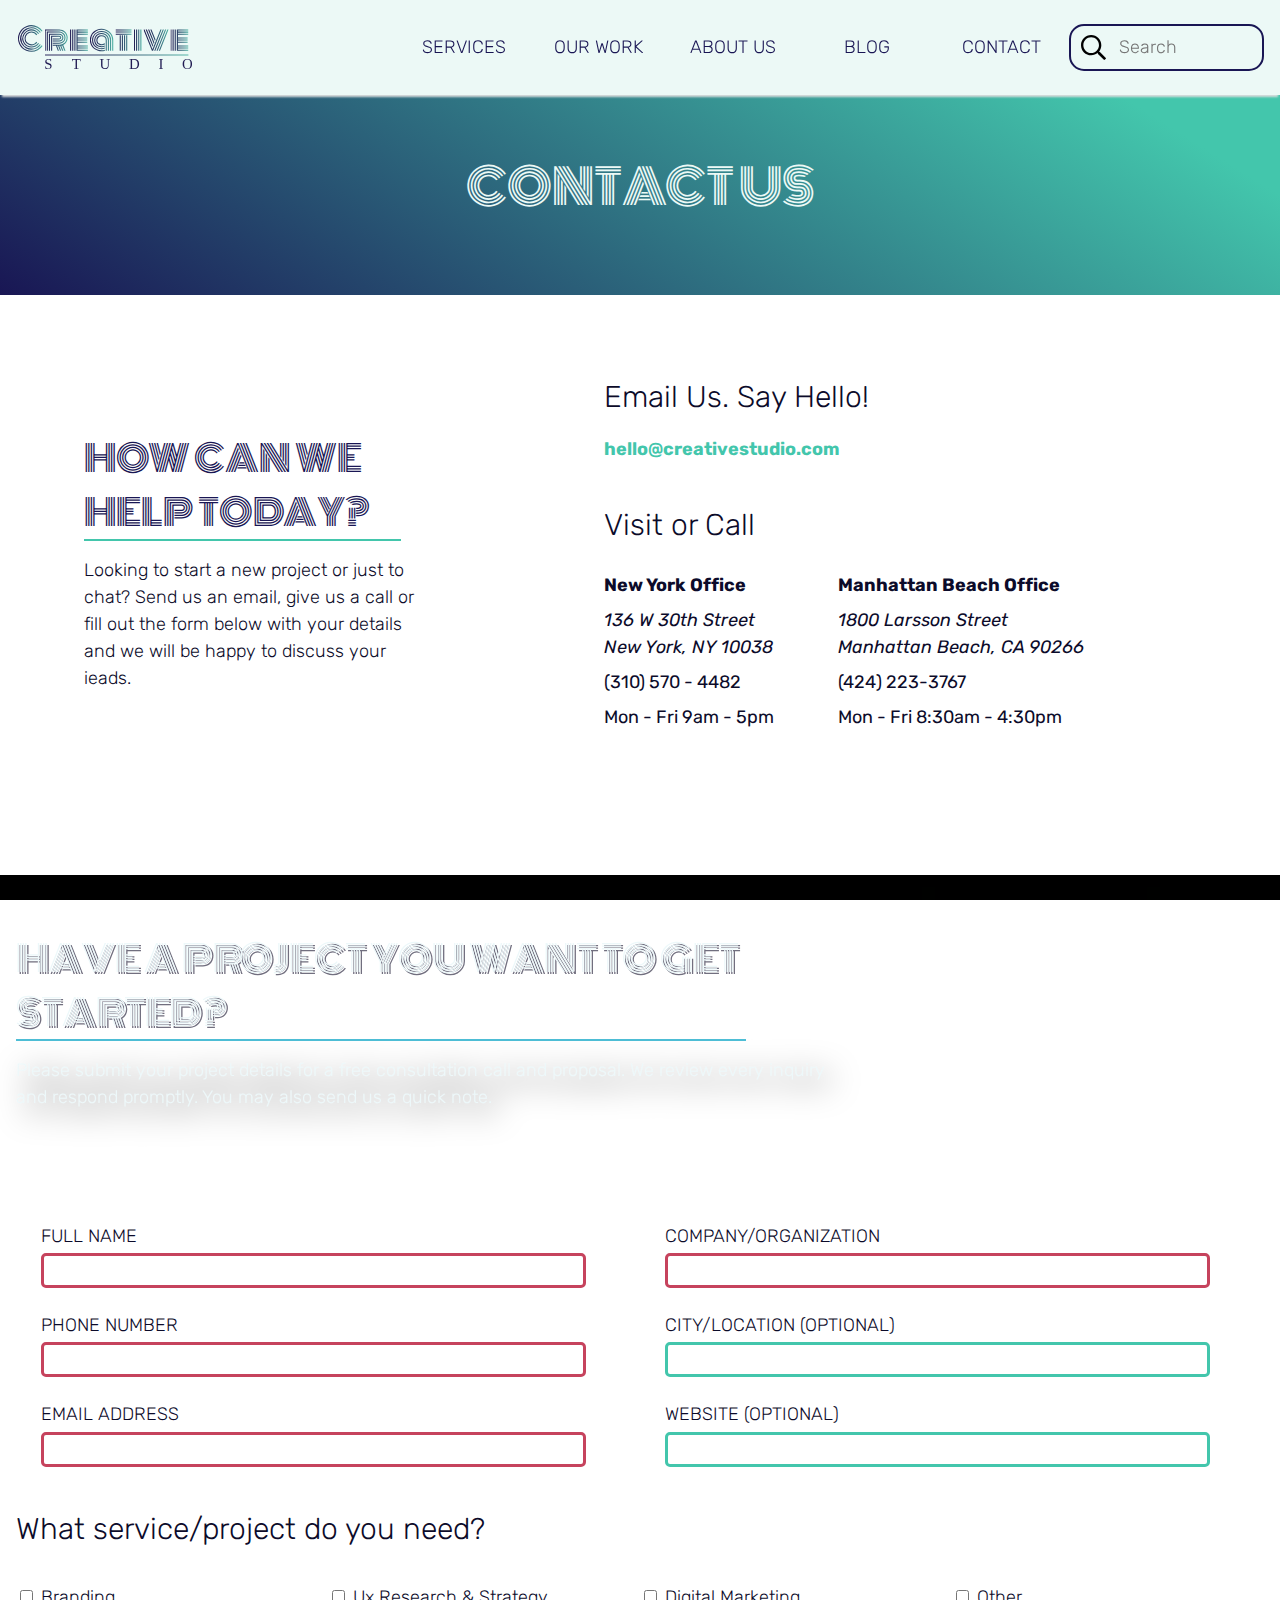
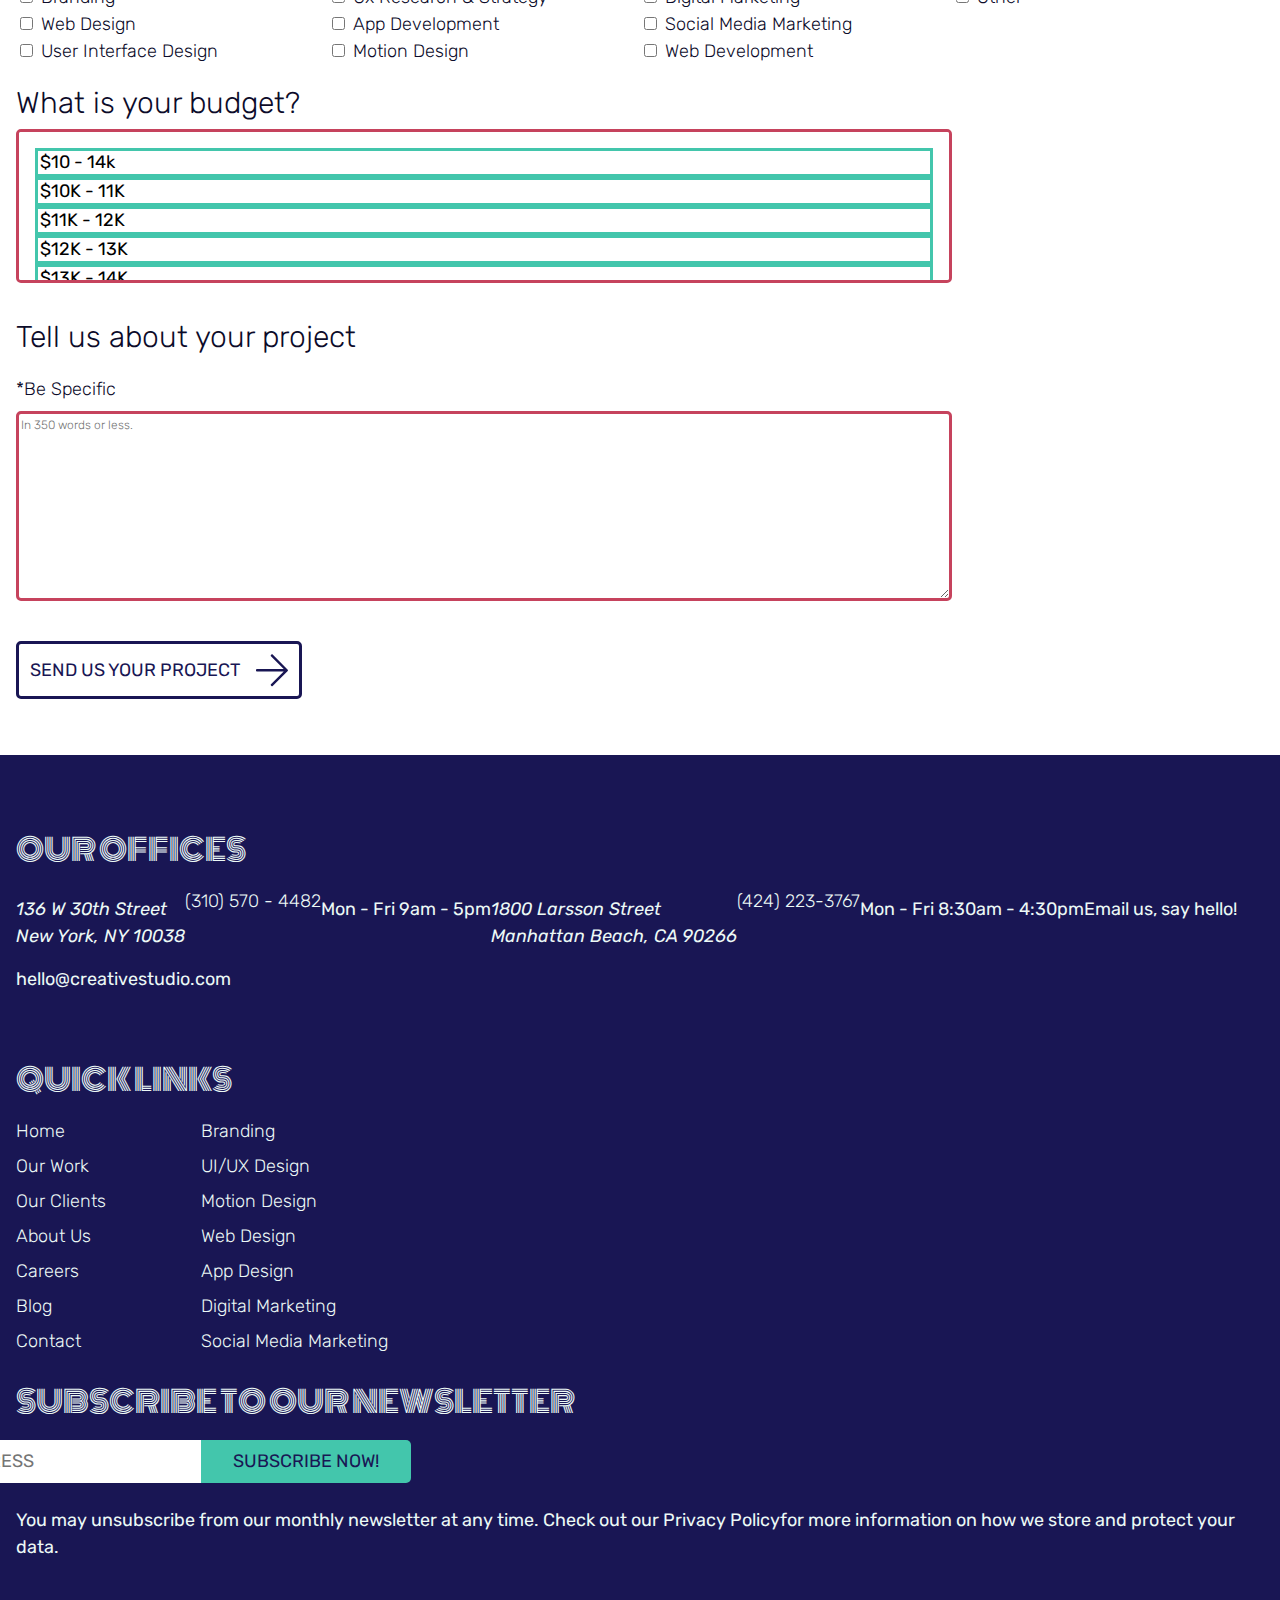
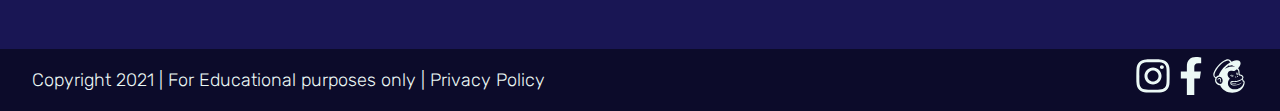
<file: creative-contact-us.html>
<!DOCTYPE html>
<html lang="en">
	<head>
		<meta charset="utf-8">
		<meta name="viewport" content="width=device-width, initial-scale=1.0">
		<title>Creative Studio - Contact Us</title>

		<meta name="author" content="Marcus Sonnenberg | msonnenberg3@studentmail.nait.ca | msonnenberg3nait on GitHub">
		<meta name="description" content="This is a website build for a fictitious technology design company called Creative Studio">

		<!-- Stylesheets -->
        <link rel="preconnect" href="https://fonts.googleapis.com">
        <link rel="preconnect" href="https://fonts.gstatic.com" crossorigin>
        <link href="https://fonts.googleapis.com/css2?family=Monoton&family=Rubik:wght@300;400;700&display=swap" rel="stylesheet">

		<link rel="stylesheet" type="text/css" href="creative-css/modern-reset.css">
		<link rel="stylesheet" type="text/css" href="creative-css/styles.css">
        <script src="creative-js/main.js" defer></script>
	</head>
	<body class="contact-us">
        <header>
            <div class="flex-container">
                <a href="creative-studios.html"><img src="creative-img/svg/creative-studio-logo.svg" alt="Creative Studio Logo"></a>
                <div class="menu-item">  
                    <img src="creative-img/svg/hamburger-menu.svg" alt="Hamburger Menu Icon">
                </div> <!-- end of .menu-item-->
                <nav>
                    <ul class="main-menu">
                        <li><a href="#">Services</a></li>
                        <li><a href="#">Our Work</a></li>
                        <li><a href="#">About US</a></li>
                        <li><a href="#">Blog</a></li>
                        <li><a href="creative-contact-us.html">Contact</a></li>
                    </ul>
                    <form method="GET" action="#" role="search">
                        <label class="sr-only" for="search-bar">Search</label>
                        <input id="search-bar" name="search-bar" type="text" placeholder="Search">
                    </form>
                </nav>
            </div>
        </header>
        <div class="back-to-top" id="myBtn">
            <a href="portfolio-page.html">
                <i class="fa-solid fa-circle-arrow-up"></i>
                <p>Back To Portfolio</p>
            </a>
        </div>
            <main>
                <div class="top-section">
                    <h2>Contact Us</h2>
                </div>

                <div class="contact-section">
                    <section class="help-today">
                        <h2>How Can We Help Today?</h2>
                        <p>Looking to start a new project or just to chat? Send us an email, give us a call or fill out the form below with your details and we will be happy to discuss your ieads.</p>
                    </section>
                    
                    <div class="email-contact">
                        <section class="email-us">
                            <h2>Email Us. Say Hello!</h2>
                            <p>hello@creativestudio.com</p>
                        </section>

                        <div class="contact-info">
                            <h2>Visit or Call</h2>
                            <div class="office-locations">
                                <div>
                                    <p>New York Office</p>
                                    <address>
                                        136 W 30th Street <br>
                                        New York, NY 10038 <br>
                                    </address>
                                    <p>(310) 570 - 4482</p>
                                    <p>Mon - Fri 9am - 5pm</p>
                                </div>
                                <div>
                                    <p>Manhattan Beach Office</p>
                                    <address>
                                        1800 Larsson Street <br>
                                        Manhattan Beach, CA 90266<br>
                                    </address>
                                    <p>(424) 223-3767</p>
                                    <p>Mon - Fri 8:30am - 4:30pm</p>
                                </div>
                            </div>
                        </div>
                    </div>
                </div>

                <section class="project-start">
                    <div>
                        <h2>Have a Project You Want to Get Started?</h2>
                        <p>Please submit your project details for a free consultation call and proposal. We review every inquiry and respond promptly. You may also send us a quick note.</p>
                    </div>
                </section>
                <div>
                    <form class="project" action="#" method="post">
                        <div class="cust-info">
                            <div>
                                <label for="full-name">Full Name</label>
                                <input id="full-name" name="full-name" type="text" required >
                            </div>
                            <div>
                                <label for="company-organization">Company/Organization</label>
                                <input id="company-organization" name="company-organization" type="text" required>
                            </div>
                            <div>
                                <label for="Phone">Phone Number</label>
                                <input id="Phone" name="Phone" type="tel" maxlength="10" required>
                            </div>
                            <div>
                                <label for="city-location">City/Location (Optional)</label>
                                <input id="city-location" name="city-location" type="text">
                            </div>
                            <div>
                                <label for="contact-email">Email Address</label>
                                <input id="contact-email" name="contact-email" type="email" required>
                            </div>
                            <div>
                                <label for="website">Website (Optional)</label>
                                <input id="website" name="website" type="url">
                            </div>
                        </div>
                        <div class="checkbox">
                            <h2>What service/project do you need?</h2>
                            <div class="first-checkbox">
                                <div>
                                    <input id="branding" name="service-project" type="checkbox">
                                    <label for="branding">Branding</label>
                                </div>                        
                                <div>
                                    <input id="web-design" name="service-project" type="checkbox">
                                    <label for="web-design">Web Design</label>
                                </div>
                                <div>
                                    <input id="user-interface" name="service-project" type="checkbox">
                                    <label for="user-interface">User Interface Design</label>
                                </div>
                            </div>
                            <div class="second-checkbox">
                                <div>
                                    <input id="ux-research" name="service-project" type="checkbox">
                                    <label for="ux-research">Ux Research & Strategy</label>
                                </div>
                                <div>
                                    <input id="app-development" name="service-project" type="checkbox">
                                    <label for="app-development">App Development</label>
                                </div>
                                <div>
                                    <input id="motion-design" name="service-project" type="checkbox">
                                    <label for="motion-design">Motion Design</label>
                                </div>
                            </div>
                            <div class="third-checkbox">
                                <div>
                                    <input id="digital-marketing" name="service-project" type="checkbox">
                                    <label for="digital-marketing">Digital Marketing</label>
                                </div>
                                <div>
                                    <input id="sm-marketing" name="service-project" type="checkbox">
                                    <label for="sm-marketing">Social Media Marketing</label>
                                </div>
                                <div>
                                    <input id="web-development" name="service-project" type="checkbox">
                                    <label for="web-development">Web Development</label>
                                </div>
                            </div>
                            <div class="fourth-checkbox">
                                <div>
                                    <input id="other" name="service-project" type="checkbox">
                                    <label for="other">Other</label>
                                </div>
                            </div>
                        </div>
                        <div class="budget-select"> 
                            <div>
                                <label for="select-field">What is your budget?</label>
                                <select  size="4" name="select-field" id="select-field" required>
                                    <option>$10 - 14k</option>
                                    <option value="10-11">$10K - 11K</option>
                                    <option value="11-12">$11K - 12K</option>
                                    <option value="12-13">$12K - 13K</option>
                                    <option value="13-14">$13K - 14K</option>
                                </select>
                            </div>
                        </div>
                        <div class="message-us">
                            <label for="contact">Tell us about your project</label>
                            <p>*Be Specific</p>
                            <textarea name="contact" id="contact" placeholder="In 350 words or less." rows="10" required></textarea>
                            <button class="view-button">
                                Send Us Your Project
                                <svg aria-hidden="true" focusable="false" fill="currentColor" data-prefix="fal" data-icon="arrow-right" class="svg-inline--fa fa-arrow-right fa-w-14" role="img" xmlns="http://www.w3.org/2000/svg" viewBox="0 0 448 512"><path  d="M216.464 36.465l-7.071 7.07c-4.686 4.686-4.686 12.284 0 16.971L387.887 239H12c-6.627 0-12 5.373-12 12v10c0 6.627 5.373 12 12 12h375.887L209.393 451.494c-4.686 4.686-4.686 12.284 0 16.971l7.071 7.07c4.686 4.686 12.284 4.686 16.97 0l211.051-211.05c4.686-4.686 4.686-12.284 0-16.971L233.434 36.465c-4.686-4.687-12.284-4.687-16.97 0z"></path></svg>
                            </button>
                        </div>
                    </form>
                </div>

				<div class="office">
					<div>
						<h2>Our Offices</h2>
						<address>
							136 W 30th Street <br>
							New York, NY 10038 <br>
						</address>
						<a href="tel:3105704482">(310) 570 - 4482</a>
						<p><a>Mon - Fri 9am - 5pm</a></p>

						<address>
							1800 Larsson Street <br>
							Manhattan Beach, CA 90266<br>
						</address>
						<a href="tel:3105704482">(424) 223-3767</a>
						<p><a>Mon - Fri 8:30am - 4:30pm</a></p>
						
						<p>Email us, say hello!</p>
						<p><a href="mailto:hello@creativestudio.com">hello@creativestudio.com</a></p>
					</div>

					<div>
						<h2>Quick Links</h2>
						<div class="quick-links">
							<ul class="first-links">
								<li><a href="index.html">Home</a></li>
								<li><a href="#">Our Work</a></li>
								<li><a href="#">Our Clients</a></li>
								<li><a href="#">About Us</a></li>
								<li><a href="#">Careers</a></li>
								<li><a href="#">Blog</a></li>
								<li><a href="contact-us.html">Contact</a></li>
							</ul>
							<ul class="second-links">
								<li><a href="#">Branding</a></li>
								<li><a href="#">UI/UX Design</a></li>
								<li><a href="#">Motion Design</a></li>
								<li><a href="#">Web Design</a></li>
								<li><a href="#">App Design</a></li>
								<li><a href="#">Digital Marketing</a></li>
								<li><a href="#">Social Media Marketing</a></li>
							</ul>
						</div>
					</div>

					<div class="newsletter">
						<h2>Subscribe To Our Newsletter</h2>
						<form action="#" method="post">
							<div>
								<input id="email" name="email" type="email" placeholder="Email Address">
							</div>
							<div class="submit">
								<input type="submit" name="submit" value="Subscribe Now!">
							</div>
						</form>
						<p>You may unsubscribe from our monthly newsletter at any time. Check out our <a href="#">Privacy Policy</a>for more information on how we store and protect your data.</p>
					</div>
				</div>
			</main>

			<footer>
				<div class="footer-section">
					<div class="social-media">
						<a><svg aria-hidden="true" focusable="false" data-prefix="fab" data-icon="instagram" class="svg-inline--fa fa-instagram fa-w-14" role="img" xmlns="http://www.w3.org/2000/svg" viewBox="0 0 448 512"><path fill="currentColor" d="M224.1 141c-63.6 0-114.9 51.3-114.9 114.9s51.3 114.9 114.9 114.9S339 319.5 339 255.9 287.7 141 224.1 141zm0 189.6c-41.1 0-74.7-33.5-74.7-74.7s33.5-74.7 74.7-74.7 74.7 33.5 74.7 74.7-33.6 74.7-74.7 74.7zm146.4-194.3c0 14.9-12 26.8-26.8 26.8-14.9 0-26.8-12-26.8-26.8s12-26.8 26.8-26.8 26.8 12 26.8 26.8zm76.1 27.2c-1.7-35.9-9.9-67.7-36.2-93.9-26.2-26.2-58-34.4-93.9-36.2-37-2.1-147.9-2.1-184.9 0-35.8 1.7-67.6 9.9-93.9 36.1s-34.4 58-36.2 93.9c-2.1 37-2.1 147.9 0 184.9 1.7 35.9 9.9 67.7 36.2 93.9s58 34.4 93.9 36.2c37 2.1 147.9 2.1 184.9 0 35.9-1.7 67.7-9.9 93.9-36.2 26.2-26.2 34.4-58 36.2-93.9 2.1-37 2.1-147.8 0-184.8zM398.8 388c-7.8 19.6-22.9 34.7-42.6 42.6-29.5 11.7-99.5 9-132.1 9s-102.7 2.6-132.1-9c-19.6-7.8-34.7-22.9-42.6-42.6-11.7-29.5-9-99.5-9-132.1s-2.6-102.7 9-132.1c7.8-19.6 22.9-34.7 42.6-42.6 29.5-11.7 99.5-9 132.1-9s102.7-2.6 132.1 9c19.6 7.8 34.7 22.9 42.6 42.6 11.7 29.5 9 99.5 9 132.1s2.7 102.7-9 132.1z"></path></svg></a>

						<a><svg aria-hidden="true" focusable="false" data-prefix="fab" data-icon="facebook-f" class="svg-inline--fa fa-facebook-f fa-w-10" role="img" xmlns="http://www.w3.org/2000/svg" viewBox="0 0 320 512"><path fill="currentColor" d="M279.14 288l14.22-92.66h-88.91v-60.13c0-25.35 12.42-50.06 52.24-50.06h40.42V6.26S260.43 0 225.36 0c-73.22 0-121.08 44.38-121.08 124.72v70.62H22.89V288h81.39v224h100.17V288z"></path></svg></a>

						<a><svg aria-hidden="true" focusable="false" data-prefix="fab" data-icon="mailchimp" class="svg-inline--fa fa-mailchimp fa-w-14" role="img" xmlns="http://www.w3.org/2000/svg" viewBox="0 0 448 512"><path fill="currentColor" d="M330.61 243.52a36.15 36.15 0 0 1 9.3 0c1.66-3.83 1.95-10.43.45-17.61-2.23-10.67-5.25-17.14-11.48-16.13s-6.47 8.74-4.24 19.42c1.26 6 3.49 11.14 6 14.32zM277.05 252c4.47 2 7.2 3.26 8.28 2.13 1.89-1.94-3.48-9.39-12.12-13.09a31.44 31.44 0 0 0-30.61 3.68c-3 2.18-5.81 5.22-5.41 7.06.85 3.74 10-2.71 22.6-3.48 7-.44 12.8 1.75 17.26 3.71zm-9 5.13c-9.07 1.42-15 6.53-13.47 10.1.9.34 1.17.81 5.21-.81a37 37 0 0 1 18.72-1.95c2.92.34 4.31.52 4.94-.49 1.46-2.22-5.71-8-15.39-6.85zm54.17 17.1c3.38-6.87-10.9-13.93-14.3-7s10.92 13.88 14.32 6.97zm15.66-20.47c-7.66-.13-7.95 15.8-.26 15.93s7.98-15.81.28-15.96zm-218.79 78.9c-1.32.31-6 1.45-8.47-2.35-5.2-8 11.11-20.38 3-35.77-9.1-17.47-27.82-13.54-35.05-5.54-8.71 9.6-8.72 23.54-5 24.08 4.27.57 4.08-6.47 7.38-11.63a12.83 12.83 0 0 1 17.85-3.72c11.59 7.59 1.37 17.76 2.28 28.62 1.39 16.68 18.42 16.37 21.58 9a2.08 2.08 0 0 0-.2-2.33c.03.89.68-1.3-3.35-.39zm299.72-17.07c-3.35-11.73-2.57-9.22-6.78-20.52 2.45-3.67 15.29-24-3.07-43.25-10.4-10.92-33.9-16.54-41.1-18.54-1.5-11.39 4.65-58.7-21.52-83 20.79-21.55 33.76-45.29 33.73-65.65-.06-39.16-48.15-51-107.42-26.47l-12.55 5.33c-.06-.05-22.71-22.27-23.05-22.57C169.5-18-41.77 216.81 25.78 273.85l14.76 12.51a72.49 72.49 0 0 0-4.1 33.5c3.36 33.4 36 60.42 67.53 60.38 57.73 133.06 267.9 133.28 322.29 3 1.74-4.47 9.11-24.61 9.11-42.38s-10.09-25.27-16.53-25.27zm-316 48.16c-22.82-.61-47.46-21.15-49.91-45.51-6.17-61.31 74.26-75.27 84-12.33 4.54 29.64-4.67 58.49-34.12 57.81zM84.3 249.55C69.14 252.5 55.78 261.09 47.6 273c-4.88-4.07-14-12-15.59-15-13.01-24.85 14.24-73 33.3-100.21C112.42 90.56 186.19 39.68 220.36 48.91c5.55 1.57 23.94 22.89 23.94 22.89s-34.15 18.94-65.8 45.35c-42.66 32.85-74.89 80.59-94.2 132.4zM323.18 350.7s-35.74 5.3-69.51-7.07c6.21-20.16 27 6.1 96.4-13.81 15.29-4.38 35.37-13 51-25.35a102.85 102.85 0 0 1 7.12 24.28c3.66-.66 14.25-.52 11.44 18.1-3.29 19.87-11.73 36-25.93 50.84A106.86 106.86 0 0 1 362.55 421a132.45 132.45 0 0 1-20.34 8.58c-53.51 17.48-108.3-1.74-126-43a66.33 66.33 0 0 1-3.55-9.74c-7.53-27.2-1.14-59.83 18.84-80.37 1.23-1.31 2.48-2.85 2.48-4.79a8.45 8.45 0 0 0-1.92-4.54c-7-10.13-31.19-27.4-26.33-60.83 3.5-24 24.49-40.91 44.07-39.91l5 .29c8.48.5 15.89 1.59 22.88 1.88 11.69.5 22.2-1.19 34.64-11.56 4.2-3.5 7.57-6.54 13.26-7.51a17.45 17.45 0 0 1 13.6 2.24c10 6.64 11.4 22.73 11.92 34.49.29 6.72 1.1 23 1.38 27.63.63 10.67 3.43 12.17 9.11 14 3.19 1.05 6.15 1.83 10.51 3.06 13.21 3.71 21 7.48 26 12.31a16.38 16.38 0 0 1 4.74 9.29c1.56 11.37-8.82 25.4-36.31 38.16-46.71 21.68-93.68 14.45-100.48 13.68-20.15-2.71-31.63 23.32-19.55 41.15 22.64 33.41 122.4 20 151.37-21.35.69-1 .12-1.59-.73-1-41.77 28.58-97.06 38.21-128.46 26-4.77-1.85-14.73-6.44-15.94-16.67 43.6 13.49 71 .74 71 .74s2.03-2.79-.56-2.53zm-68.47-5.7zm-83.4-187.5c16.74-19.35 37.36-36.18 55.83-45.63a.73.73 0 0 1 1 1c-1.46 2.66-4.29 8.34-5.19 12.65a.75.75 0 0 0 1.16.79c11.49-7.83 31.48-16.22 49-17.3a.77.77 0 0 1 .52 1.38 41.86 41.86 0 0 0-7.71 7.74.75.75 0 0 0 .59 1.19c12.31.09 29.66 4.4 41 10.74.76.43.22 1.91-.64 1.72-69.55-15.94-123.08 18.53-134.5 26.83a.76.76 0 0 1-1-1.12z"></path></svg></a>
					</div>
					<div>
						<p>Copyright 2021 | For Educational purposes only | <a href="#">Privacy Policy</a></p>
					</div>
				</div>
			</footer>
	</body>
</html>
</file>
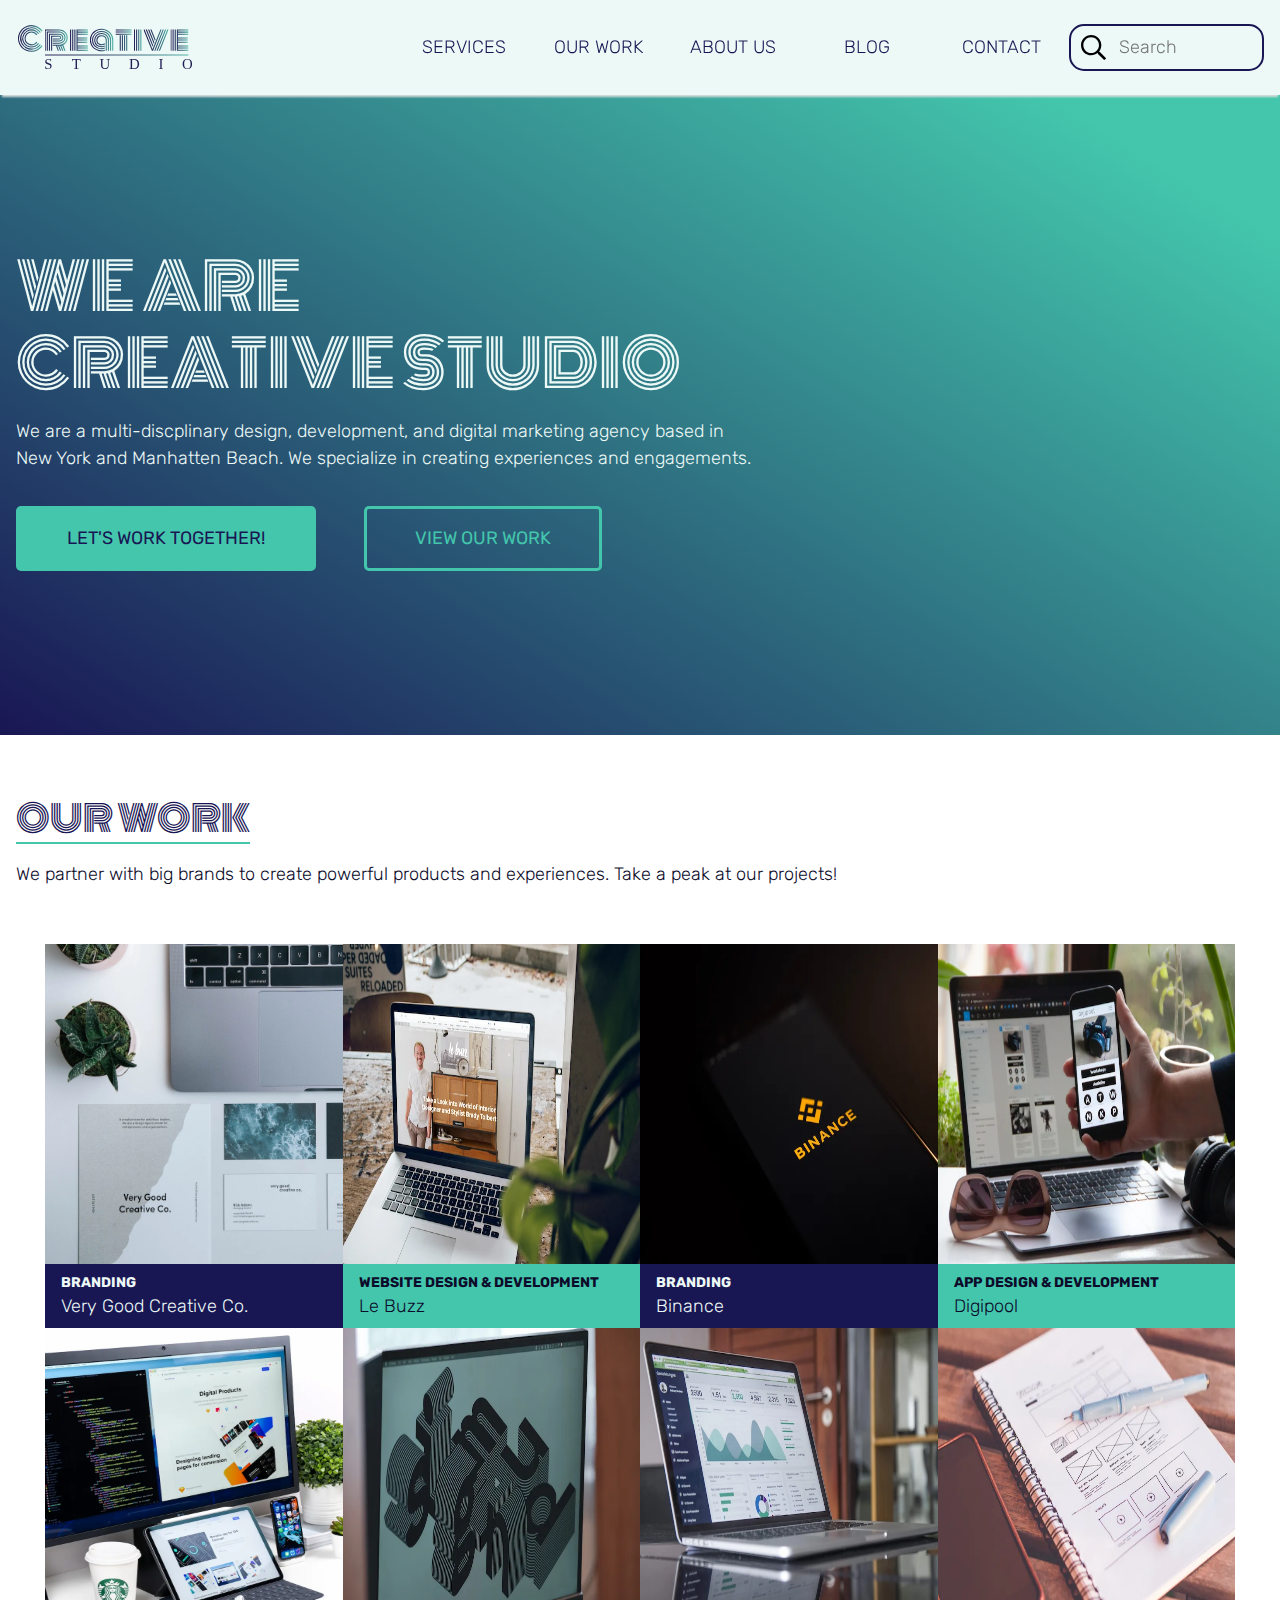
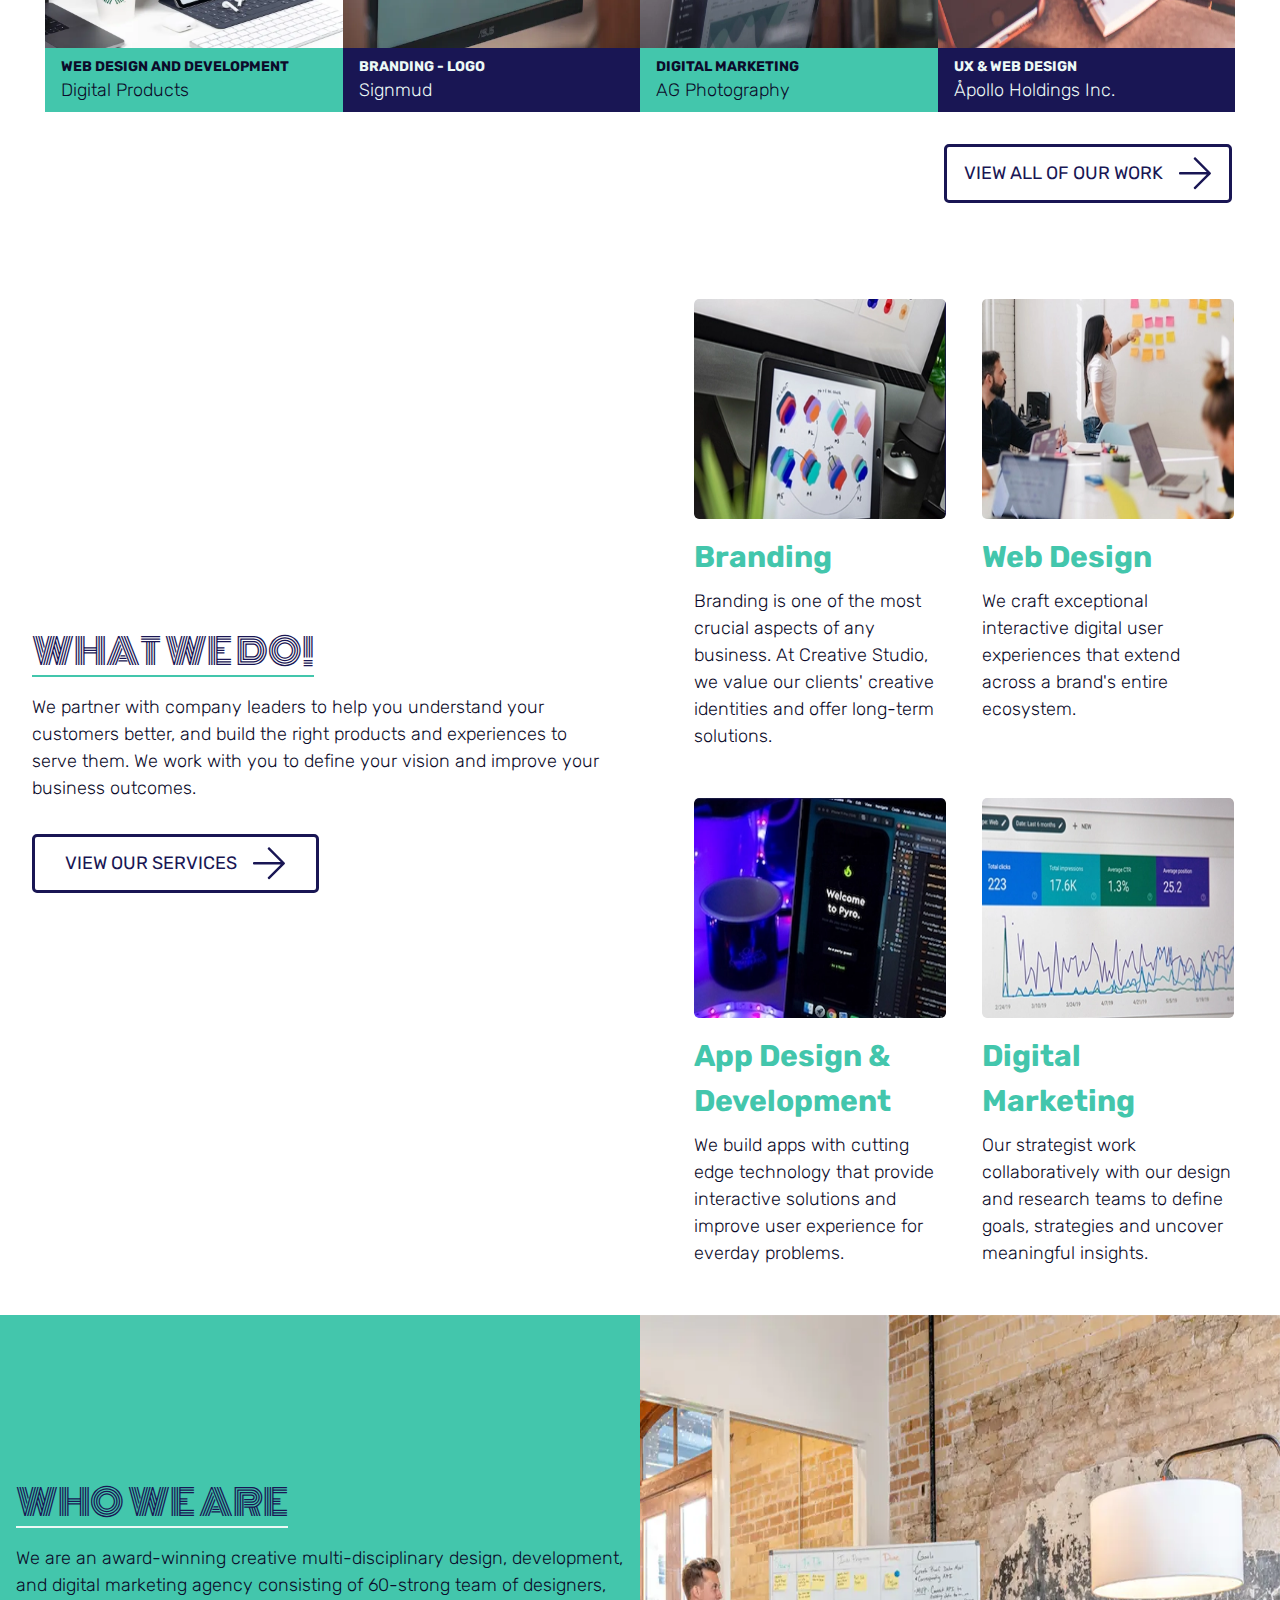
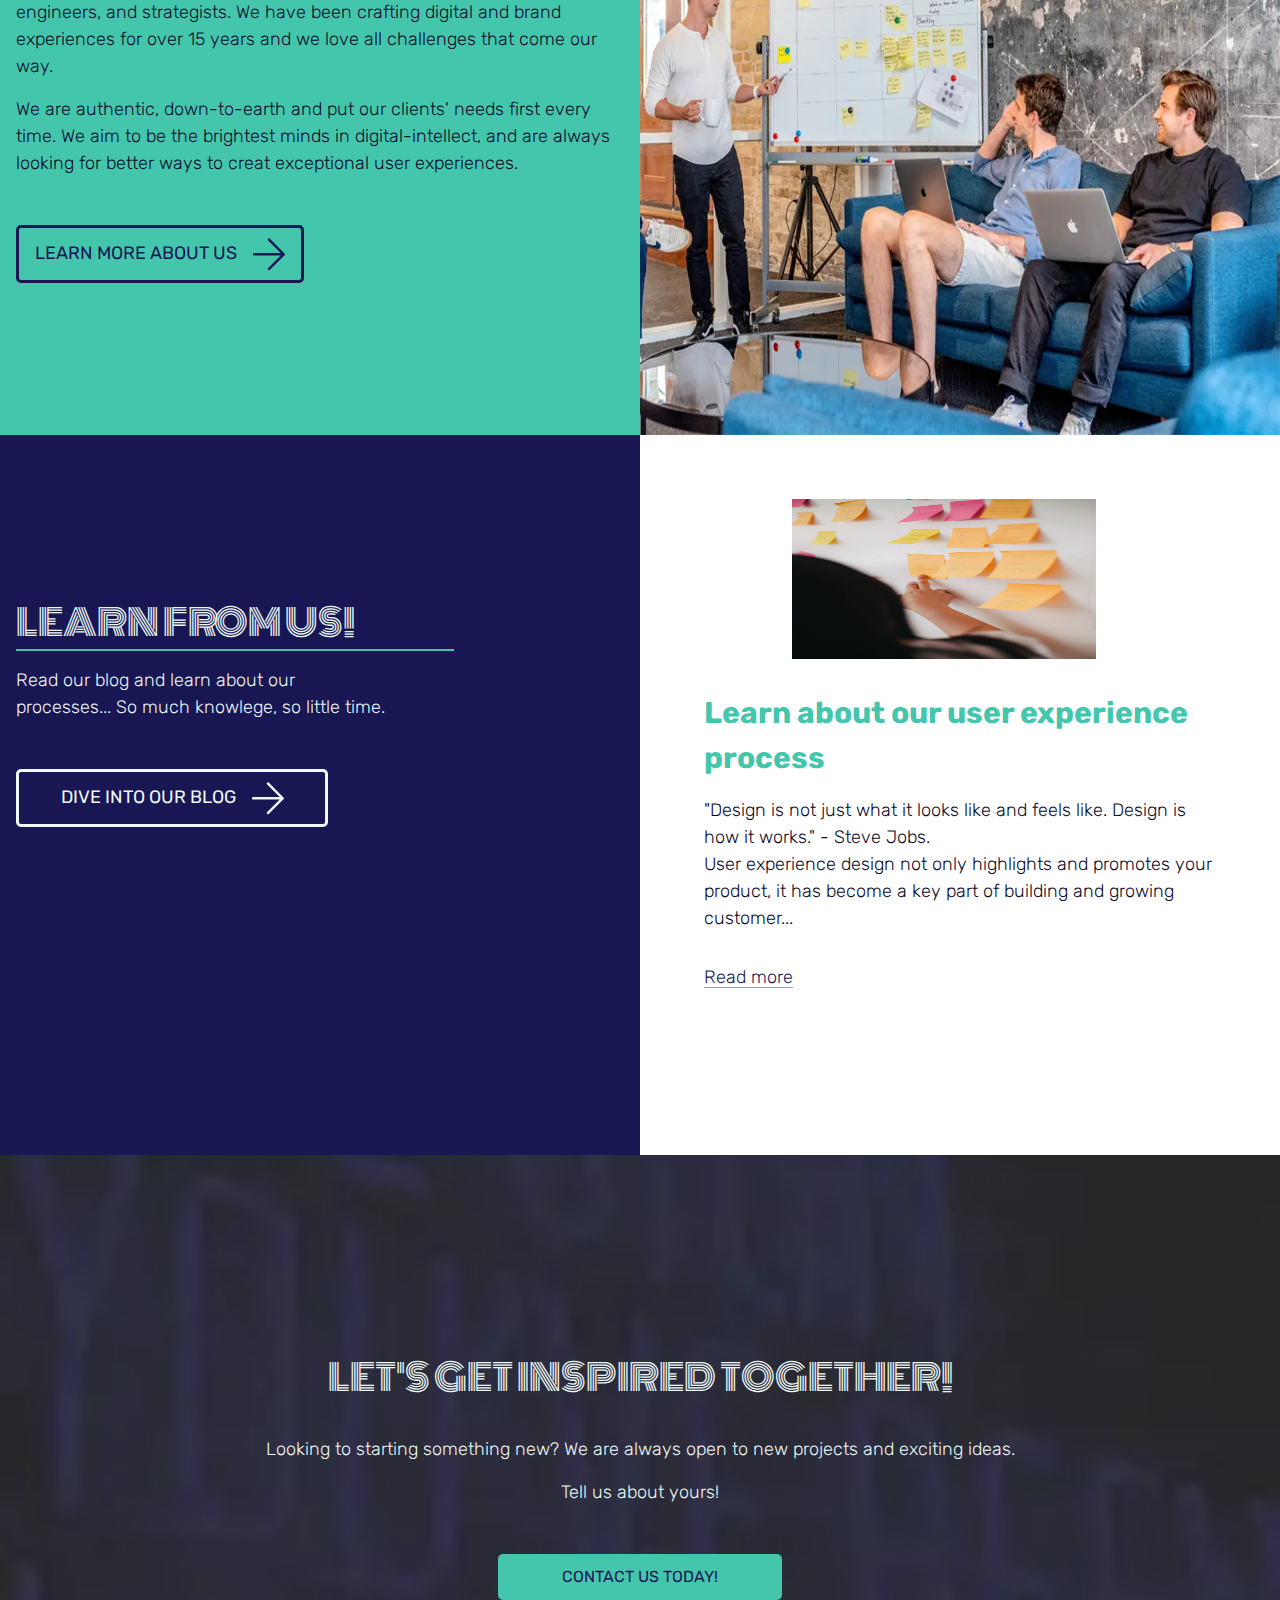
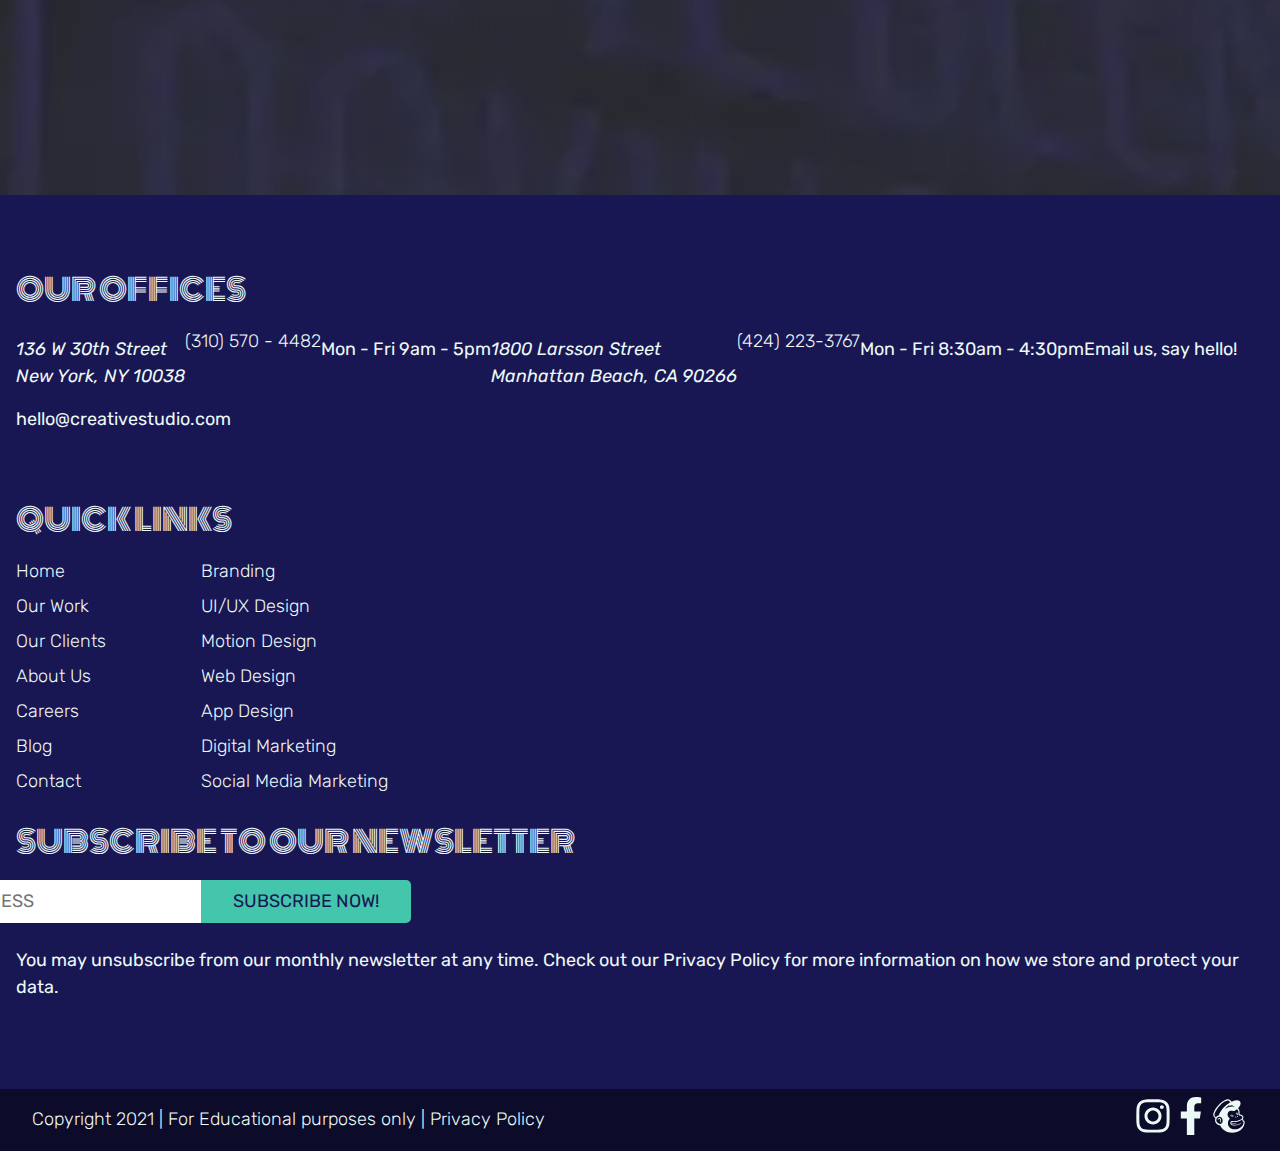
<file: creative-studios.html>
<!DOCTYPE html>
<html lang="en">
	<head>
		<meta charset="utf-8">
		<meta name="viewport" content="width=device-width, initial-scale=1.0">
		<title>Creative Studio - Home</title>

		<meta name="author" content="Marcus Sonnenberg | msonnenberg3@studentmail.nait.ca | msonnenberg3nait on GitHub">
		<meta name="description" content="This is a website build for a fictitious technology design company called Creative Studio">

		<!-- Stylesheets -->
		<link rel="preconnect" href="https://fonts.googleapis.com">
		<link rel="preconnect" href="https://fonts.gstatic.com" crossorigin>
		<link href="https://fonts.googleapis.com/css2?family=Monoton&family=Rubik:wght@300;400;700&display=swap" rel="stylesheet">
		
		<link rel="stylesheet" type="text/css" href="creative-css/modern-reset.css">
		<link rel="stylesheet" type="text/css" href="creative-css/styles.css">

		<script src="creative-js/main.js" defer></script>
	</head>
	<body class="home">
			<header>
				<div class=inner-container>
					<div class="flex-container">
						<a href="creative-studios.html"><img src="creative-img/svg/creative-studio-logo.svg" alt="Creative Studio Logo"></a>
						<div class="menu-item">  
							<img src="creative-img/svg/hamburger-menu.svg" alt="Hamburger Menu Icon">
						</div> <!-- end of .menu-item-->
						<nav>
							<ul class="main-menu">
								<li><a href="#">Services</a></li>
								<li><a href="#">Our Work</a></li>
								<li><a href="#">About US</a></li>
								<li><a href="#">Blog</a></li>
								<li><a href="creative-contact-us.html">Contact</a></li>
							</ul>
							<form method="GET" action="#" role="search">
								<label class="sr-only" for="search-bar">Search</label>
								<input id="search-bar" name="search-bar" type="text" placeholder="Search">
							</form>
						</nav>
					</div>
				</div>
			</header>
			<div class="back-to-top" id="myBtn">
				<a href="portfolio-page.html">
					<i class="fa-solid fa-circle-arrow-up"></i>
					<p>Back To Portfolio</p>
				</a>
			</div>
			<main>
				<section class="first-section">
					<div>
						<h2>We Are </h2>
						<h2>Creative Studio</h2>
						<p>We are a multi-discplinary design, development, and digital marketing agency based in New York and Manhatten Beach. We specialize in creating experiences and engagements.</p>
						<div class="button">
							<button>Let's Work Together!</button>
							<button>View Our Work</button>
						</div>
					</div>
				</section>

				<section class="second-section">
					<h2>Our Work</h2>
					<p>We partner with big brands to create powerful products and experiences. Take a peak at our projects!</p>
				</section>
			
				<div class="horizontal-scroll">
					<div class="first-row">
						<div>
							<img src="creative-img/very-good-creative-branding.webp" alt="Very Good Creative Co. Banner">
							<h2>Branding</h2>
							<p>Very Good Creative Co.</p>
						</div>
						<div>
							<img src="creative-img/le-buzz-website.webp" alt="Le Buzz Banner">
							<h2>Website Design & Development</h2>
							<p>Le Buzz</p>
						</div>
						<div>
							<img src="creative-img/binance-branding.webp" alt="Binance Logo">
							<h2>Branding</h2>
							<p>Binance</p>
						</div>
						<div>
							<img src="creative-img/digipool-app-dev.webp" alt="Digipool Banner">
							<h2>App Design & Development</h2>
							<p>Digipool</p>
						</div>
					</div>
					<div class="second-row">
						<div>
							<img src="creative-img/digital-products.webp" alt="Tablet, computer, and cell phone on a desk">
							<h2>Web Design and Development</h2>
							<p>Digital Products</p>
						</div>
						<div>
							<img src="creative-img/signmud-branding.webp" alt="Sigmund Logo">
							<h2>Branding - Logo</h2>
							<p>Signmud</p>
						</div>
						<div>
							<img src="creative-img/ag-photography-digital-marketing.webp" alt="Ag Photography Digital Marketing Banner">
							<h2>Digital Marketing</h2>
							<p>AG Photography</p>
						</div>
						<div>
							<img src="creative-img/apollo-holdings-ux.webp" alt="Apollo Holdings Inc. Banner">
							<h2>UX & Web Design</h2>
							<p>&#197;pollo Holdings Inc.</p>
						</div>
					</div>
				</div>
			<div class="flex-end">
				<button class="view-button first-button">
					View All Of Our Work
					<svg aria-hidden="true" focusable="false" fill="currentColor" data-prefix="fal" data-icon="arrow-right" class="svg-inline--fa fa-arrow-right fa-w-14" role="img" xmlns="http://www.w3.org/2000/svg" viewBox="0 0 448 512"><path  d="M216.464 36.465l-7.071 7.07c-4.686 4.686-4.686 12.284 0 16.971L387.887 239H12c-6.627 0-12 5.373-12 12v10c0 6.627 5.373 12 12 12h375.887L209.393 451.494c-4.686 4.686-4.686 12.284 0 16.971l7.071 7.07c4.686 4.686 12.284 4.686 16.97 0l211.051-211.05c4.686-4.686 4.686-12.284 0-16.971L233.434 36.465c-4.686-4.687-12.284-4.687-16.97 0z"></path></svg>
				</button>
			</div>
				<div class="split-sides">
					<section class="third-section">
						<h2>What We Do!</h2>
						<p>We partner with company leaders to help you understand your customers better, and build the right products and experiences to serve them. We work with you to define your vision and improve your business outcomes.</p>
						<button class="view-button second">
							View Our Services
							<svg aria-hidden="true" focusable="false" fill="currentColor" data-prefix="fal" data-icon="arrow-right" class="svg-inline--fa fa-arrow-right fa-w-14" role="img" xmlns="http://www.w3.org/2000/svg" viewBox="0 0 448 512"><path  d="M216.464 36.465l-7.071 7.07c-4.686 4.686-4.686 12.284 0 16.971L387.887 239H12c-6.627 0-12 5.373-12 12v10c0 6.627 5.373 12 12 12h375.887L209.393 451.494c-4.686 4.686-4.686 12.284 0 16.971l7.071 7.07c4.686 4.686 12.284 4.686 16.97 0l211.051-211.05c4.686-4.686 4.686-12.284 0-16.971L233.434 36.465c-4.686-4.687-12.284-4.687-16.97 0z"></path></svg>
						</button>
					</section>
					
					<div class="twobytwo">
						<div>
							<img src="creative-img/brading-sm-md.webp" alt="Ipad with different color schemes displayed">
							<h2>Branding</h2>
							<p>Branding is one of the most crucial aspects of any business. At Creative Studio, we value our clients' creative identities and offer long-term solutions.</p>
						</div>
						<div>
							<img src="creative-img/web-design(2).webp" alt="Team members having meeting regarding web design">
							<h2>Web Design</h2>
							<p>We craft exceptional interactive digital user experiences that extend across a brand's entire ecosystem.</p>
						</div>
						<div>
							<img src="creative-img/app-development-sm-md(1).webp" alt="Laptop with Welcome to Pyro on display screen">
							<h2>App Design & Development</h2>
							<p>We build apps with cutting edge technology that provide interactive solutions and improve user experience for everday problems.</p>
						</div>
						<div>
							<img src="creative-img/digital-marketing-sm-md.webp" alt="Website statistics displayed on a monitor">
							<h2>Digital Marketing</h2>
							<p>Our strategist work collaboratively with our design and research teams to define goals, strategies and uncover meaningful insights.</p>
						</div>
					</div> <!-- end of .twobytwo-->
				</div><!-- end of .split-sides-->

				<div class="four-panel">
					<section>
						<h2>Who We Are</h2>
						<p>We are an award-winning creative multi-disciplinary design, development, and digital marketing agency consisting of 60-strong team of designers, engineers, and strategists. We have been crafting digital and brand experiences for over 15 years and we love all challenges that come our way.</p>
						<p>We are authentic, down-to-earth and put our clients' needs first every time. We aim to be the brightest minds in digital-intellect, and are always looking for better ways to creat exceptional user experiences.</p>
						<button class="view-button third">
							Learn More About Us
							<svg aria-hidden="true" focusable="false" fill="currentColor" data-prefix="fal" data-icon="arrow-right" class="svg-inline--fa fa-arrow-right fa-w-14" role="img" xmlns="http://www.w3.org/2000/svg" viewBox="0 0 448 512"><path  d="M216.464 36.465l-7.071 7.07c-4.686 4.686-4.686 12.284 0 16.971L387.887 239H12c-6.627 0-12 5.373-12 12v10c0 6.627 5.373 12 12 12h375.887L209.393 451.494c-4.686 4.686-4.686 12.284 0 16.971l7.071 7.07c4.686 4.686 12.284 4.686 16.97 0l211.051-211.05c4.686-4.686 4.686-12.284 0-16.971L233.434 36.465c-4.686-4.687-12.284-4.687-16.97 0z"></path></svg>
						</button>
					</section>
					<div>
						<img src="creative-img/creative-studio-ux-team-md.webp" alt="Creative Studio Ux Team Brainstorming Meeting.">
					</div>
					<section>
						<div>
							<h3>Learn From Us!</h3>
							<p>Read our blog and learn about our processes...&nbsp;So much knowlege, so little time.</p>
							<button class="view-button fourth">
								Dive Into Our Blog
								<svg aria-hidden="true" focusable="false" fill="currentColor" data-prefix="fal" data-icon="arrow-right" class="svg-inline--fa fa-arrow-right fa-w-14" role="img" xmlns="http://www.w3.org/2000/svg" viewBox="0 0 448 512"><path  d="M216.464 36.465l-7.071 7.07c-4.686 4.686-4.686 12.284 0 16.971L387.887 239H12c-6.627 0-12 5.373-12 12v10c0 6.627 5.373 12 12 12h375.887L209.393 451.494c-4.686 4.686-4.686 12.284 0 16.971l7.071 7.07c4.686 4.686 12.284 4.686 16.97 0l211.051-211.05c4.686-4.686 4.686-12.284 0-16.971L233.434 36.465c-4.686-4.687-12.284-4.687-16.97 0z"></path></svg>
							</button>
						</div>
					</section>
					<div class="learn">
						<div>
							<img src="creative-img/web-design-stickynotes-board.webp" alt="Sticky Notes on a Board.">
						</div>
							<div>
							<h3>Learn about our user experience process</h3>
							<p>"Design is not just what it looks like and feels like. Design is how it works." - Steve Jobs.</p>
							<p>User experience design not only highlights and promotes your product, it has become a key part of building and growing customer...</p>
							<a href="#">Read more</a>
						</div>
					</div>
				</div>
				<div class="sixth-section">
					<section>
						<h2>Let's Get Inspired Together!</h2>
						<p>Looking to starting something new? We are always open to new projects and exciting ideas.</p>
						<p>Tell us about yours!</p>
						<button>Contact Us Today!</button>
					</section>
				</div>
				<div class="office">
					<div>
						<h2>Our Offices</h2>
						<address>
							136 W 30th Street <br>
							New York, NY 10038 <br>
						</address>
						<a href="tel:3105704482">(310) 570 - 4482</a>
						<p><a>Mon - Fri 9am - 5pm</a></p>

						<address>
							1800 Larsson Street <br>
							Manhattan Beach, CA 90266<br>
						</address>
						<a href="tel:3105704482">(424) 223-3767</a>
						<p><a>Mon - Fri 8:30am - 4:30pm</a></p>
						
						<p>Email us, say hello!</p>
						<p><a href="mailto:hello@creativestudio.com">hello@creativestudio.com</a></p>
					</div>

					<div>
						<h2>Quick Links</h2>
						<div class="quick-links">
							<ul class="first-links">
								<li><a href="index.html">Home</a></li>
								<li><a href="#">Our Work</a></li>
								<li><a href="#">Our Clients</a></li>
								<li><a href="#">About Us</a></li>
								<li><a href="#">Careers</a></li>
								<li><a href="#">Blog</a></li>
								<li><a href="contact-us.html">Contact</a></li>
							</ul>
							<ul class="second-links">
								<li><a href="#">Branding</a></li>
								<li><a href="#">UI/UX Design</a></li>
								<li><a href="#">Motion Design</a></li>
								<li><a href="#">Web Design</a></li>
								<li><a href="#">App Design</a></li>
								<li><a href="#">Digital Marketing</a></li>
								<li><a href="#">Social Media Marketing</a></li>
							</ul>
						</div>
					</div>

					<div class="newsletter">
						<h2>Subscribe To Our Newsletter</h2>
						<form action="#" method="post">
							<div>
								<input id="email" name="email" type="email" placeholder="Email Address">
							</div>
							<div class="submit">
								<input type="submit" name="submit" value="Subscribe Now!">
							</div>
						</form>
						<p>You may unsubscribe from our monthly newsletter at any time. Check out our <a href="#">Privacy Policy</a> for more information on how we store and protect your data.</p>
					</div>
				</div>
			</main>

			<footer>
				<div class="footer-section">
					<div class="social-media">
						<a><svg aria-hidden="true" focusable="false" data-prefix="fab" data-icon="instagram" class="svg-inline--fa fa-instagram fa-w-14" role="img" xmlns="http://www.w3.org/2000/svg" viewBox="0 0 448 512"><path fill="currentColor" d="M224.1 141c-63.6 0-114.9 51.3-114.9 114.9s51.3 114.9 114.9 114.9S339 319.5 339 255.9 287.7 141 224.1 141zm0 189.6c-41.1 0-74.7-33.5-74.7-74.7s33.5-74.7 74.7-74.7 74.7 33.5 74.7 74.7-33.6 74.7-74.7 74.7zm146.4-194.3c0 14.9-12 26.8-26.8 26.8-14.9 0-26.8-12-26.8-26.8s12-26.8 26.8-26.8 26.8 12 26.8 26.8zm76.1 27.2c-1.7-35.9-9.9-67.7-36.2-93.9-26.2-26.2-58-34.4-93.9-36.2-37-2.1-147.9-2.1-184.9 0-35.8 1.7-67.6 9.9-93.9 36.1s-34.4 58-36.2 93.9c-2.1 37-2.1 147.9 0 184.9 1.7 35.9 9.9 67.7 36.2 93.9s58 34.4 93.9 36.2c37 2.1 147.9 2.1 184.9 0 35.9-1.7 67.7-9.9 93.9-36.2 26.2-26.2 34.4-58 36.2-93.9 2.1-37 2.1-147.8 0-184.8zM398.8 388c-7.8 19.6-22.9 34.7-42.6 42.6-29.5 11.7-99.5 9-132.1 9s-102.7 2.6-132.1-9c-19.6-7.8-34.7-22.9-42.6-42.6-11.7-29.5-9-99.5-9-132.1s-2.6-102.7 9-132.1c7.8-19.6 22.9-34.7 42.6-42.6 29.5-11.7 99.5-9 132.1-9s102.7-2.6 132.1 9c19.6 7.8 34.7 22.9 42.6 42.6 11.7 29.5 9 99.5 9 132.1s2.7 102.7-9 132.1z"></path></svg></a>

						<a><svg aria-hidden="true" focusable="false" data-prefix="fab" data-icon="facebook-f" class="svg-inline--fa fa-facebook-f fa-w-10" role="img" xmlns="http://www.w3.org/2000/svg" viewBox="0 0 320 512"><path fill="currentColor" d="M279.14 288l14.22-92.66h-88.91v-60.13c0-25.35 12.42-50.06 52.24-50.06h40.42V6.26S260.43 0 225.36 0c-73.22 0-121.08 44.38-121.08 124.72v70.62H22.89V288h81.39v224h100.17V288z"></path></svg></a>

						<a><svg aria-hidden="true" focusable="false" data-prefix="fab" data-icon="mailchimp" class="svg-inline--fa fa-mailchimp fa-w-14" role="img" xmlns="http://www.w3.org/2000/svg" viewBox="0 0 448 512"><path fill="currentColor" d="M330.61 243.52a36.15 36.15 0 0 1 9.3 0c1.66-3.83 1.95-10.43.45-17.61-2.23-10.67-5.25-17.14-11.48-16.13s-6.47 8.74-4.24 19.42c1.26 6 3.49 11.14 6 14.32zM277.05 252c4.47 2 7.2 3.26 8.28 2.13 1.89-1.94-3.48-9.39-12.12-13.09a31.44 31.44 0 0 0-30.61 3.68c-3 2.18-5.81 5.22-5.41 7.06.85 3.74 10-2.71 22.6-3.48 7-.44 12.8 1.75 17.26 3.71zm-9 5.13c-9.07 1.42-15 6.53-13.47 10.1.9.34 1.17.81 5.21-.81a37 37 0 0 1 18.72-1.95c2.92.34 4.31.52 4.94-.49 1.46-2.22-5.71-8-15.39-6.85zm54.17 17.1c3.38-6.87-10.9-13.93-14.3-7s10.92 13.88 14.32 6.97zm15.66-20.47c-7.66-.13-7.95 15.8-.26 15.93s7.98-15.81.28-15.96zm-218.79 78.9c-1.32.31-6 1.45-8.47-2.35-5.2-8 11.11-20.38 3-35.77-9.1-17.47-27.82-13.54-35.05-5.54-8.71 9.6-8.72 23.54-5 24.08 4.27.57 4.08-6.47 7.38-11.63a12.83 12.83 0 0 1 17.85-3.72c11.59 7.59 1.37 17.76 2.28 28.62 1.39 16.68 18.42 16.37 21.58 9a2.08 2.08 0 0 0-.2-2.33c.03.89.68-1.3-3.35-.39zm299.72-17.07c-3.35-11.73-2.57-9.22-6.78-20.52 2.45-3.67 15.29-24-3.07-43.25-10.4-10.92-33.9-16.54-41.1-18.54-1.5-11.39 4.65-58.7-21.52-83 20.79-21.55 33.76-45.29 33.73-65.65-.06-39.16-48.15-51-107.42-26.47l-12.55 5.33c-.06-.05-22.71-22.27-23.05-22.57C169.5-18-41.77 216.81 25.78 273.85l14.76 12.51a72.49 72.49 0 0 0-4.1 33.5c3.36 33.4 36 60.42 67.53 60.38 57.73 133.06 267.9 133.28 322.29 3 1.74-4.47 9.11-24.61 9.11-42.38s-10.09-25.27-16.53-25.27zm-316 48.16c-22.82-.61-47.46-21.15-49.91-45.51-6.17-61.31 74.26-75.27 84-12.33 4.54 29.64-4.67 58.49-34.12 57.81zM84.3 249.55C69.14 252.5 55.78 261.09 47.6 273c-4.88-4.07-14-12-15.59-15-13.01-24.85 14.24-73 33.3-100.21C112.42 90.56 186.19 39.68 220.36 48.91c5.55 1.57 23.94 22.89 23.94 22.89s-34.15 18.94-65.8 45.35c-42.66 32.85-74.89 80.59-94.2 132.4zM323.18 350.7s-35.74 5.3-69.51-7.07c6.21-20.16 27 6.1 96.4-13.81 15.29-4.38 35.37-13 51-25.35a102.85 102.85 0 0 1 7.12 24.28c3.66-.66 14.25-.52 11.44 18.1-3.29 19.87-11.73 36-25.93 50.84A106.86 106.86 0 0 1 362.55 421a132.45 132.45 0 0 1-20.34 8.58c-53.51 17.48-108.3-1.74-126-43a66.33 66.33 0 0 1-3.55-9.74c-7.53-27.2-1.14-59.83 18.84-80.37 1.23-1.31 2.48-2.85 2.48-4.79a8.45 8.45 0 0 0-1.92-4.54c-7-10.13-31.19-27.4-26.33-60.83 3.5-24 24.49-40.91 44.07-39.91l5 .29c8.48.5 15.89 1.59 22.88 1.88 11.69.5 22.2-1.19 34.64-11.56 4.2-3.5 7.57-6.54 13.26-7.51a17.45 17.45 0 0 1 13.6 2.24c10 6.64 11.4 22.73 11.92 34.49.29 6.72 1.1 23 1.38 27.63.63 10.67 3.43 12.17 9.11 14 3.19 1.05 6.15 1.83 10.51 3.06 13.21 3.71 21 7.48 26 12.31a16.38 16.38 0 0 1 4.74 9.29c1.56 11.37-8.82 25.4-36.31 38.16-46.71 21.68-93.68 14.45-100.48 13.68-20.15-2.71-31.63 23.32-19.55 41.15 22.64 33.41 122.4 20 151.37-21.35.69-1 .12-1.59-.73-1-41.77 28.58-97.06 38.21-128.46 26-4.77-1.85-14.73-6.44-15.94-16.67 43.6 13.49 71 .74 71 .74s2.03-2.79-.56-2.53zm-68.47-5.7zm-83.4-187.5c16.74-19.35 37.36-36.18 55.83-45.63a.73.73 0 0 1 1 1c-1.46 2.66-4.29 8.34-5.19 12.65a.75.75 0 0 0 1.16.79c11.49-7.83 31.48-16.22 49-17.3a.77.77 0 0 1 .52 1.38 41.86 41.86 0 0 0-7.71 7.74.75.75 0 0 0 .59 1.19c12.31.09 29.66 4.4 41 10.74.76.43.22 1.91-.64 1.72-69.55-15.94-123.08 18.53-134.5 26.83a.76.76 0 0 1-1-1.12z"></path></svg></a>
					</div>
					<div>
						<p>Copyright 2021 | For Educational purposes only | <a href="#">Privacy Policy</a></p>
					</div>
				</div>
			</footer>
	</body>
</html>
</file>
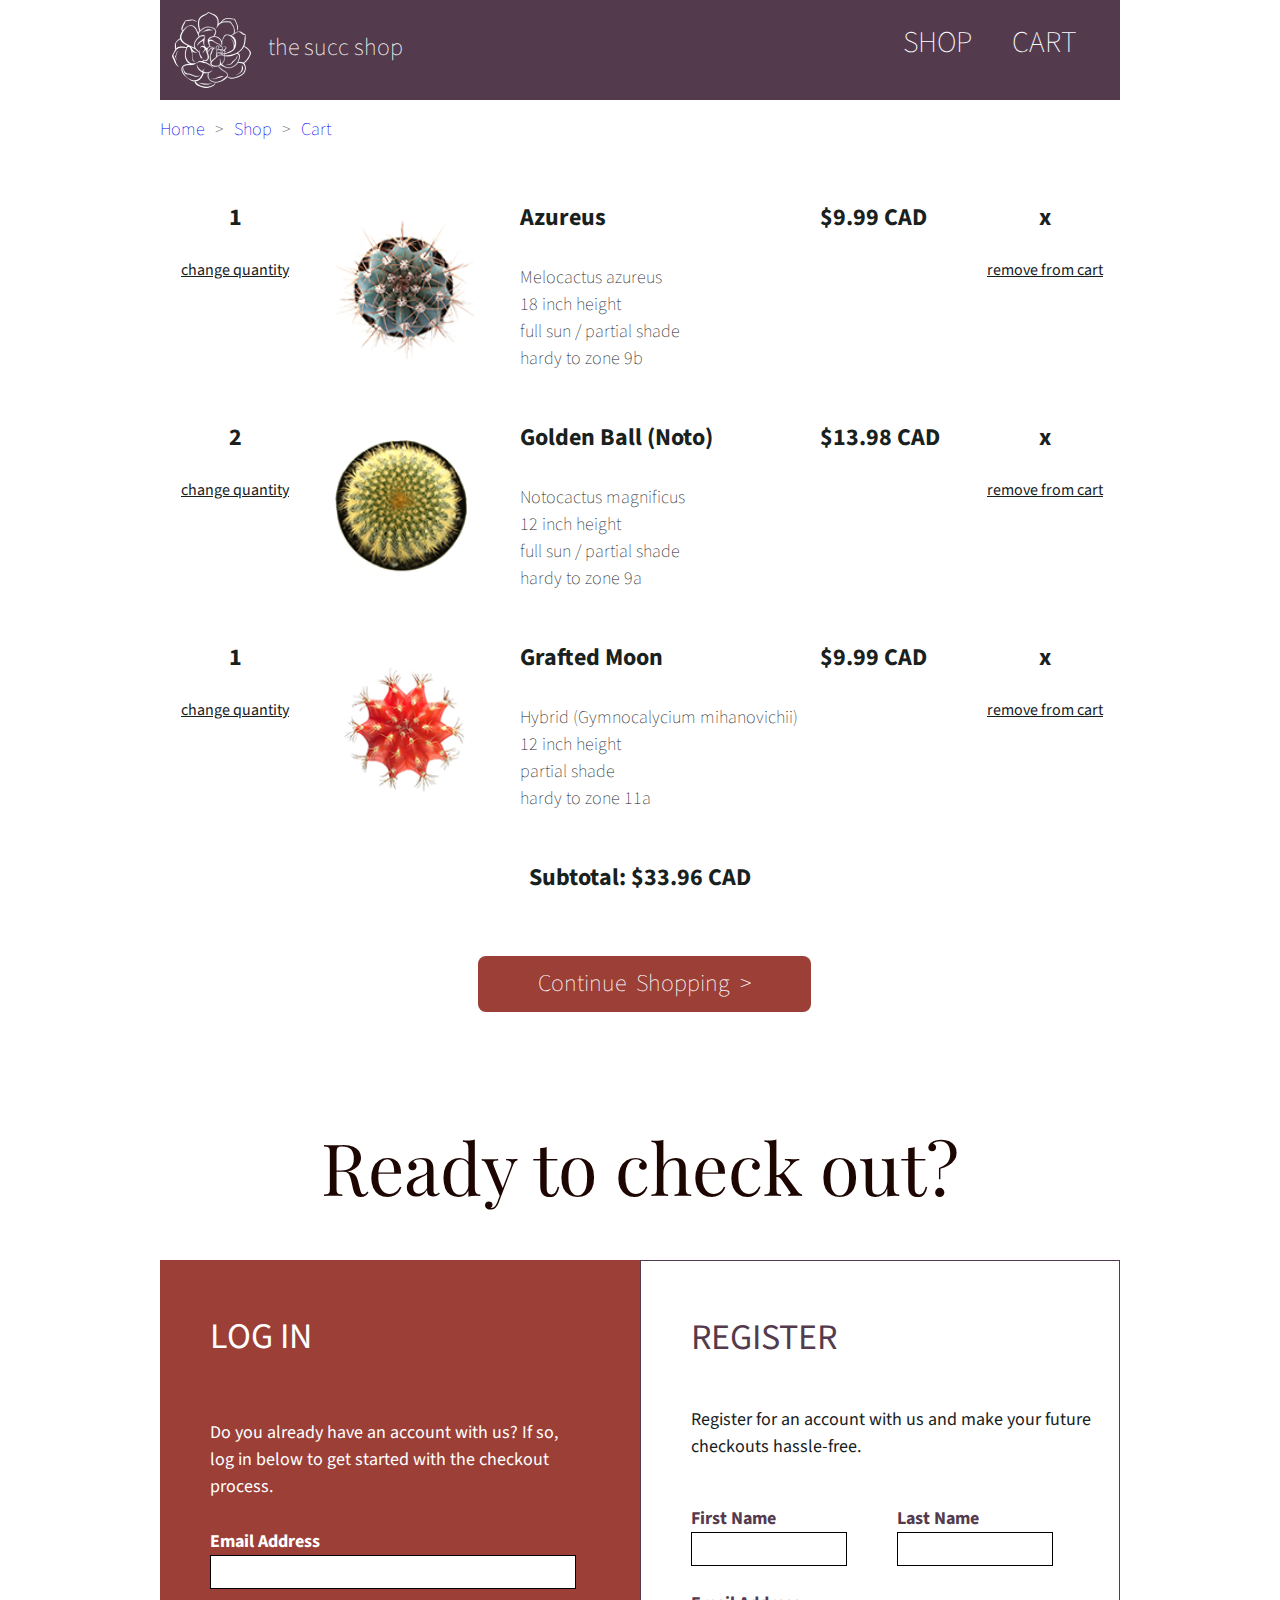
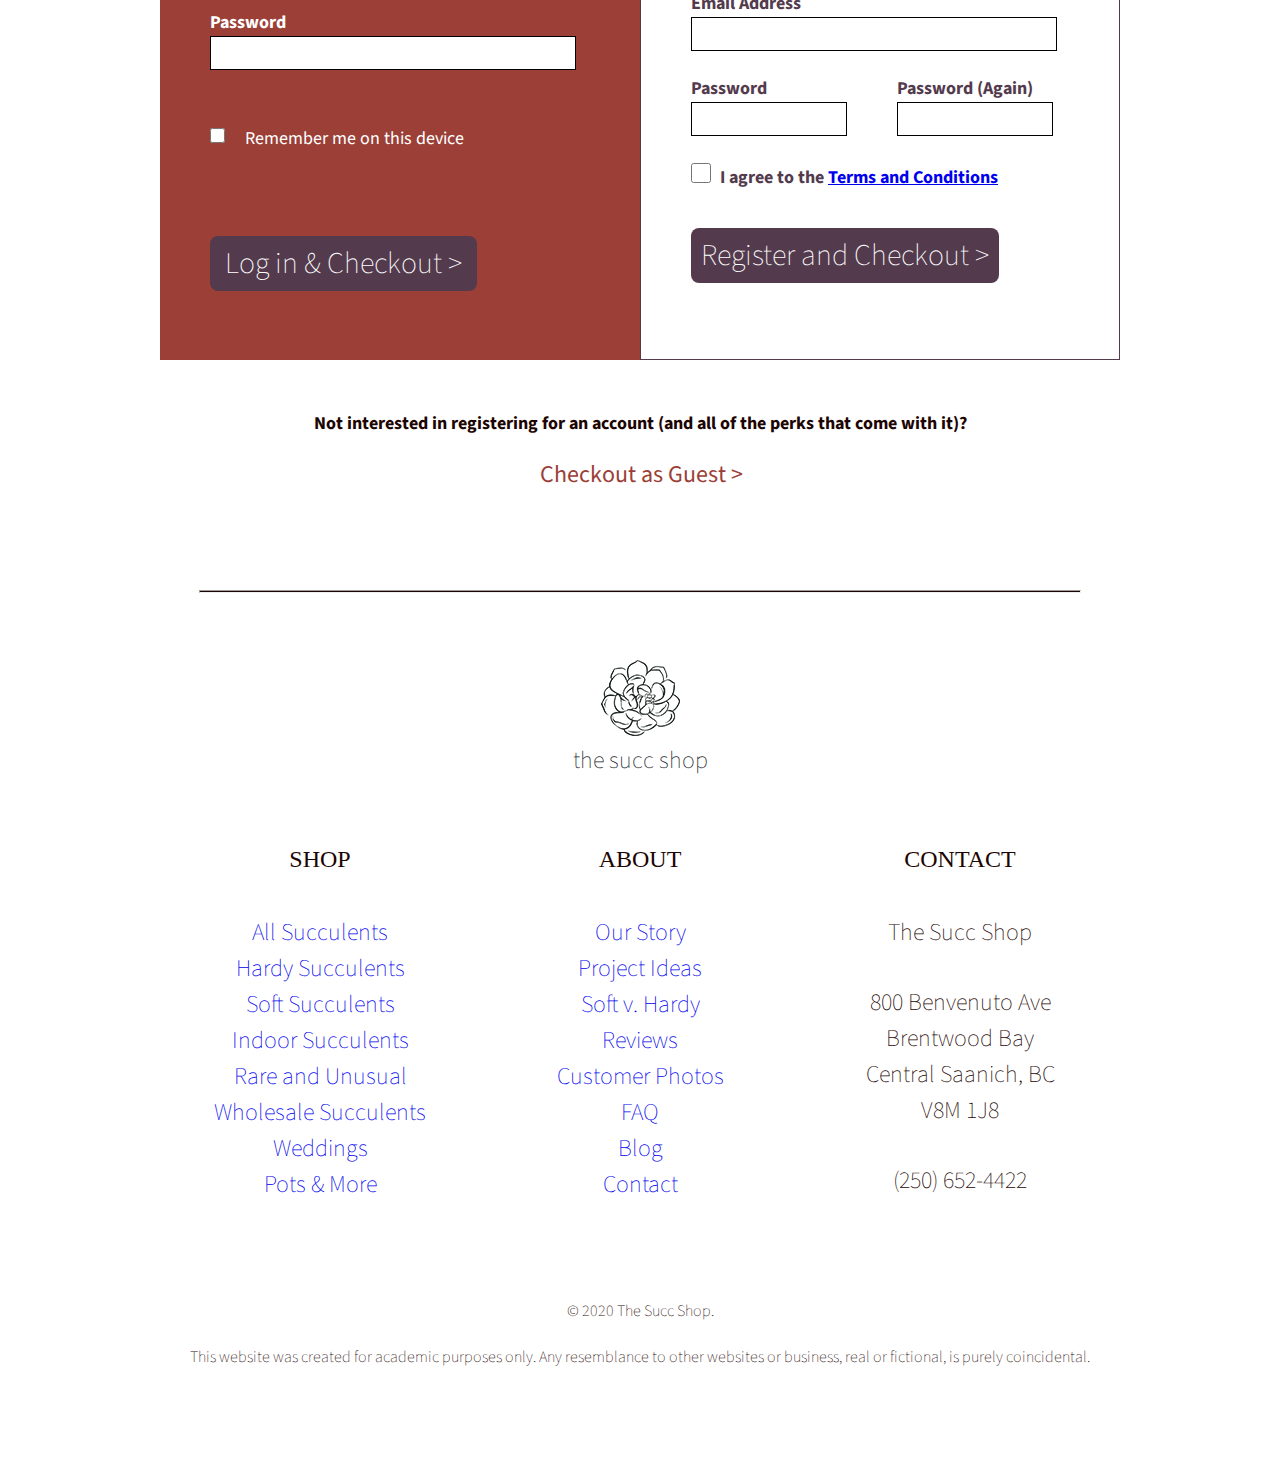
<file: succulant-cart.html>
<!DOCTYPE html>
<html lang="en-us">

<head>
    <meta charset="UTF-8">
    <title>The Succ Shop Shopping Cart</title>
	<link rel="preconnect" href="https://fonts.gstatic.com">
	<link href="https://fonts.googleapis.com/css2?family=Playfair+Display&family=Source+Sans+Pro:wght@300&display=swap" rel="stylesheet">
	<link href="https://fonts.googleapis.com/css2?family=Source+Sans+Pro:wght@600&display=swap" rel="stylesheet">
	<link rel="stylesheet" type="text/css" href="succulant-css/reset.css">
    <link rel="stylesheet" type="text/css" href="succulant-css/styles.css">
	<script src="succulant-js/main.js" defer></script>
</head>

<body>
	<div class="container">
		<h1 class="hidden">The Succ Shop</h1>
			<header>
				<nav>
					<h2 class="hidden">Navigation</h2>
					<a href="succulant.html"><img src="succulant-img/the-succ-shop-flower-logo.png" alt="The Succ Shop Flower Logo"></a>
					<p class="the-succ-shop">the succ shop</p>
					<ul>
						<li><a href="succulant-shop.html">SHOP</a></li>
						<li>CART</li>
					</ul>
				</nav>
				<ul class="breadcrumb">
					<li><a href="succulant.html">Home</a></li>
					<li>></li>
					<li><a href="succulant-shop.html">Shop</a></li>
					<li>></li>
					<li><a href="succulant-cart.html">Cart</a></li>
				</ul>
			</header>
			<div class="back-to-top" id="myBtn">
				<a href="portfolio-page.html">
					<i class="fa-solid fa-circle-arrow-up"></i>
					<p>Back To Portfolio</p>
				</a>
			</div>
			<main class="main-cart">
				<section class="checkout-confirmation">
					<h2 class="hidden">Checkout Confirmation</h2>					
					<div>
						<div>
							<p>1</p>
							<p class="upward-text"><a href="#">change quantity</a></p>
						</div>
						<div class="image-center">
							<img src="succulant-img/cactus-melocactus-azureus-2_2048x2048.png" alt="Top View of Melocactus Azureus Cactus">
						</div>
						<div class="checkout-description">
							<h3>Azureus</h3>
							<ul>
								<li>Melocactus azureus</li>
								<li>18 inch height</li>
								<li>full sun / partial shade</li>
								<li>hardy to zone 9b</li>
							</ul>
						</div>
						<div>
							<p class="price">$9.99 CAD</p>
						</div>
						<div>
							<p>x</p>
							<p class="upward-text"><a href="#">remove from cart</a></p>
						</div>
						<div>
							<p>2</p>
							<p class="upward-text"><a href="#">change quantity</a></p>
						</div>
						<div class="image-center">
							<img src="succulant-img/cactus-notocactus-golden-ball-cactus-2_2048x2048.png" alt="Top View of Notocactus Golden Ball Cactus">
						</div>
						<div class="checkout-description">
							<h3>Golden Ball (Noto)</h3>
							<ul>
								<li>Notocactus magnificus</li>
								<li>12 inch height</li>
								<li>full sun / partial shade</li>
								<li>hardy to zone 9a</li>
							</ul>
						</div>
						<div>
							<p class="price">$13.98 CAD</p>
						</div>
						<div>
							<p>x</p>
							<p class="upward-text"><a href="#">remove from cart</a></p>
						</div>
						<div>
							<p>1</p>
							<p class="upward-text"><a href="#">change quantity</a></p>
						</div>
						<div class="image-center">
							<img src="succulant-img/moon-red-cactus.png" alt="Top View of Grafted Moon Cactus">
						</div>
						<div class="checkout-description">
							<h3>Grafted Moon</h3>
							<ul>
								<li>Hybrid (Gymnocalycium mihanovichii)</li>
								<li>12 inch height</li>
								<li>partial shade</li>
								<li>hardy to zone 11a</li>
							</ul>
						</div>
						<div>
							<p class="price">$9.99 CAD</p>
						</div>
						<div>
							<p>x</p>
							<p class="upward-text"><a href="#">remove from cart</a></p>
						</div>
					</div>
					<p>Subtotal: $33.96 CAD</p>
					<a class="continue-shop" href="succulant-shop.html">Continue Shopping ></a>
				</section>
				<section class="login-register">
					<h2>Ready to check out?</h2>
					<div>
						<div class="log-in">
							<h3>LOG IN</h3>
							<p>
								Do you already have an account with us? If so, log in below to get started with the checkout process.
							</p>
							<div>
								<form class="email">
									<div>
										<label for="email">Email Address</label>
										<input id="email" type="text">
									</div>
									<div>
										<label for="password">Password</label>
										<input id="password" type="text">
									</div>
								</form>
								<form class="remember">
									<div>
										<input id="remember-me" type="checkbox">
										<label for="remember-me">Remember me on this device</label>
									</div>
								</form>
							</div>
							<a href="#">Log in & Checkout ></a>
						</div>
						<div class="register">
							<h3>REGISTER</h3>
							<p>
								Register for an account with us and make your future checkouts hassle-free.
							</p>
							<form>
								<div>
									<label for="first-name">First Name</label>
									<input id="first-name" type="text">
								</div>
								<div>
									<label for="last-name">Last Name</label>
									<input id="last-name" type="text">
								</div>
								<div class="email">
									<label for="email-address">Email Address</label>
									<input id="email-address" type="text">
								</div>
								<div>
									<label for="register-password">Password</label>
									<input id="register-password" type="text">
								</div>
								<div>
									<label for="password-again">Password (Again)</label>
									<input id="password-again" type="text">
								</div>
								<div class="checkboxDiv">
									<input id="terms" type="checkbox">
									<label for="terms">I agree to the<a href="#">Terms and Conditions</a></label>
								</div>
							</form>
							<a class="register-checkout" href="#">Register and Checkout ></a>
						</div>
					</div>
					<p class="no-interest">
						Not interested in registering for an account (and all of the perks that come with it)?
					</p>
					<a class="guest-checkout" href="#">Checkout as Guest ></a>
				</section>
			</main>
			<footer>
				<hr>
				<section class="footer-logo">
					<img src="succulant-img/flower-logo-footer.png" alt="The Succ Shop Flower Logo">
					<h2>the succ shop</h2>
				</section>
				<section class="footer-links">
					<h2 class="hidden">Footer Navigation and Contact</h2>
					<nav>
						<h3>SHOP</h3>
						<ul>
							<li><a href="#">All Succulents</a></li>
							<li><a href="#">Hardy Succulents</a></li>
							<li><a href="#">Soft Succulents</a></li>
							<li><a href="#">Indoor Succulents</a></li>
							<li><a href="#">Rare and Unusual</a></li>
							<li><a href="#">Wholesale Succulents</a></li>
							<li><a href="#">Weddings</a></li>
							<li><a href="#">Pots & More</a></li>
						</ul>
					</nav>
					<nav>
						<h3>ABOUT</h3>
						<ul>
							<li><a href="#">Our Story</a></li>
							<li><a href="#">Project Ideas</a></li>
							<li><a href="#">Soft v. Hardy</a></li>
							<li><a href="#">Reviews</a></li>
							<li><a href="#">Customer Photos</a></li>
							<li><a href="#">FAQ</a></li>
							<li><a href="#">Blog</a></li>
							<li><a href="#">Contact</a></li>
						</ul>
					</nav>
					<div>
						<h3>CONTACT</h3>
						<ol>
							<li>The Succ Shop</li>
							<li class="spacer">800 Benvenuto Ave</li>
							<li>Brentwood Bay</li>
							<li>Central Saanich, BC</li>
							<li>V8M 1J8</li>
							<li class="spacer">(250) 652-4422</li>
						</ol>
					</div>
				</section>
				<section class="copyright">
					<h3 class="hidden">The Succ Shop Copyright</h3>
					<p>
						&copy; 2020 The Succ Shop.
					</p>
					<p>
						This website was created for academic purposes only. Any resemblance to other websites or business, real or fictional, is purely coincidental.
					</p>
				</section>
			</footer>
	</div>
</body>

</html>
</file>
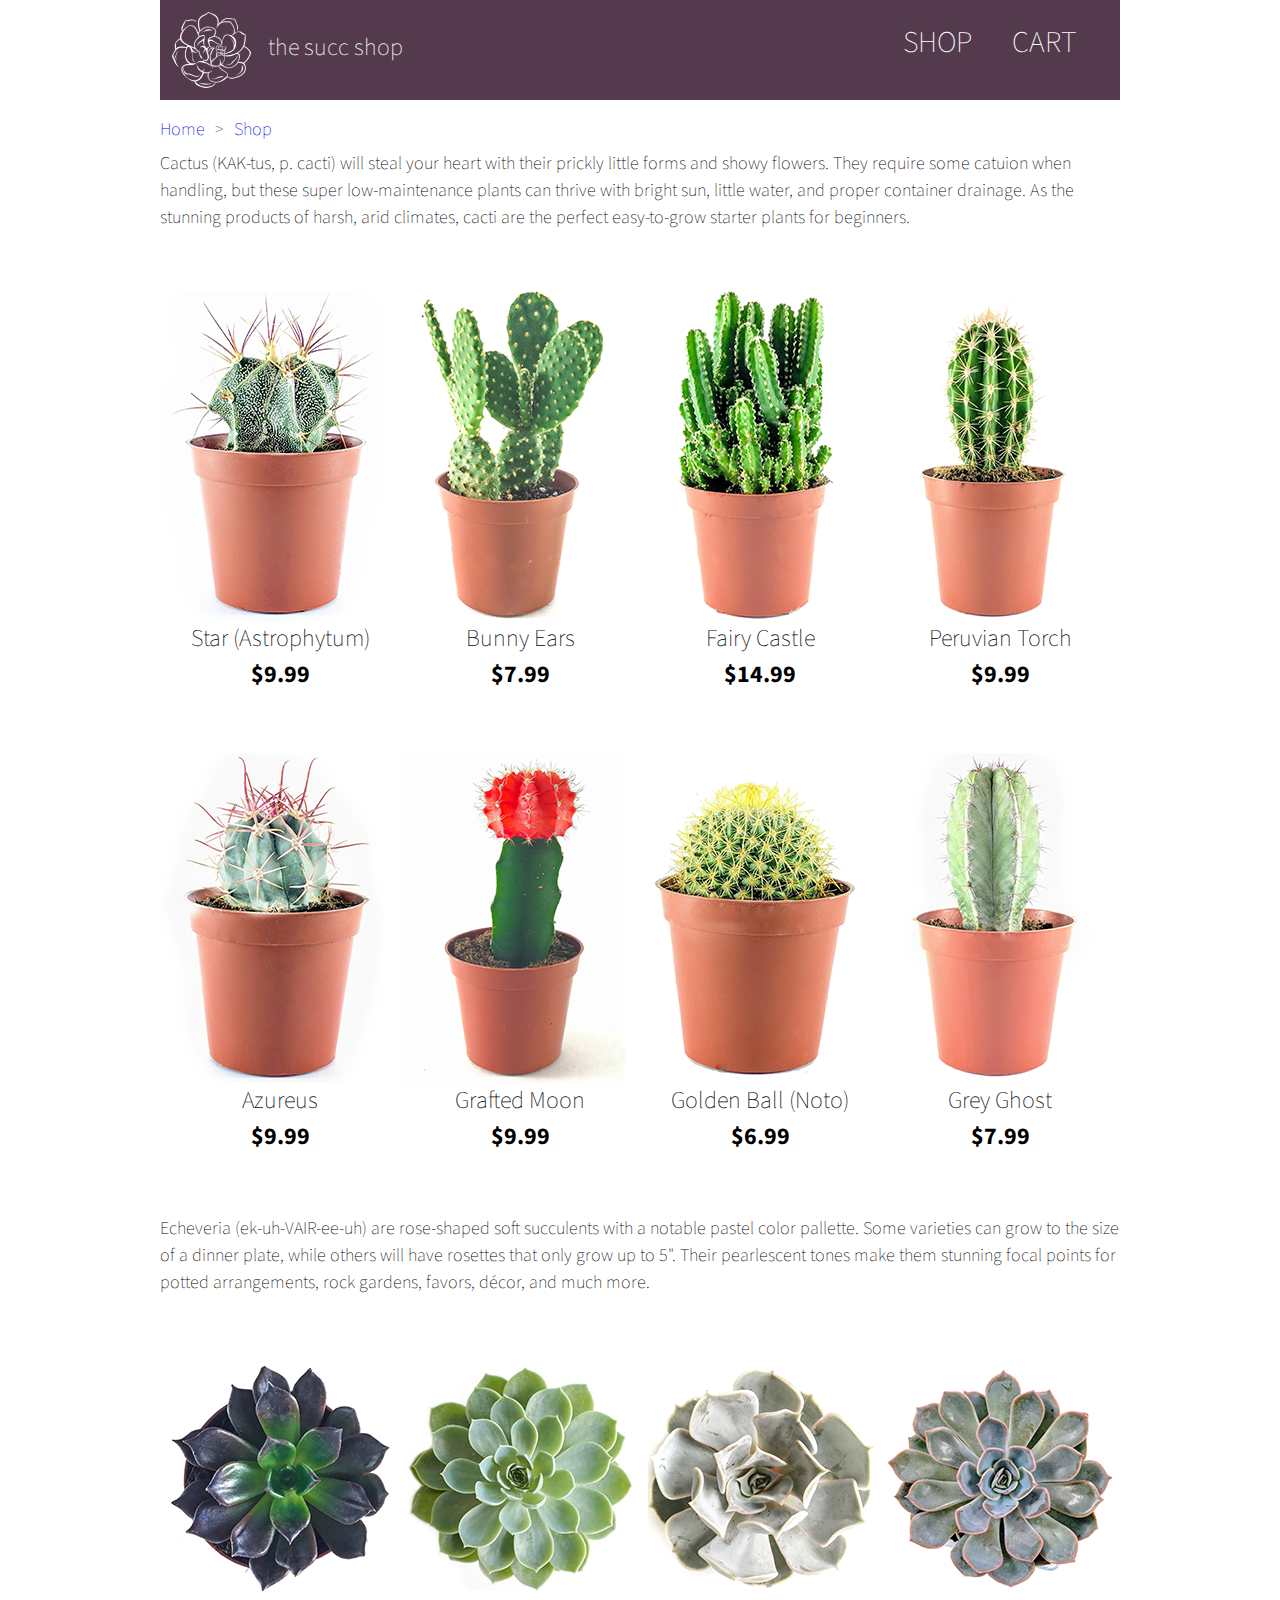
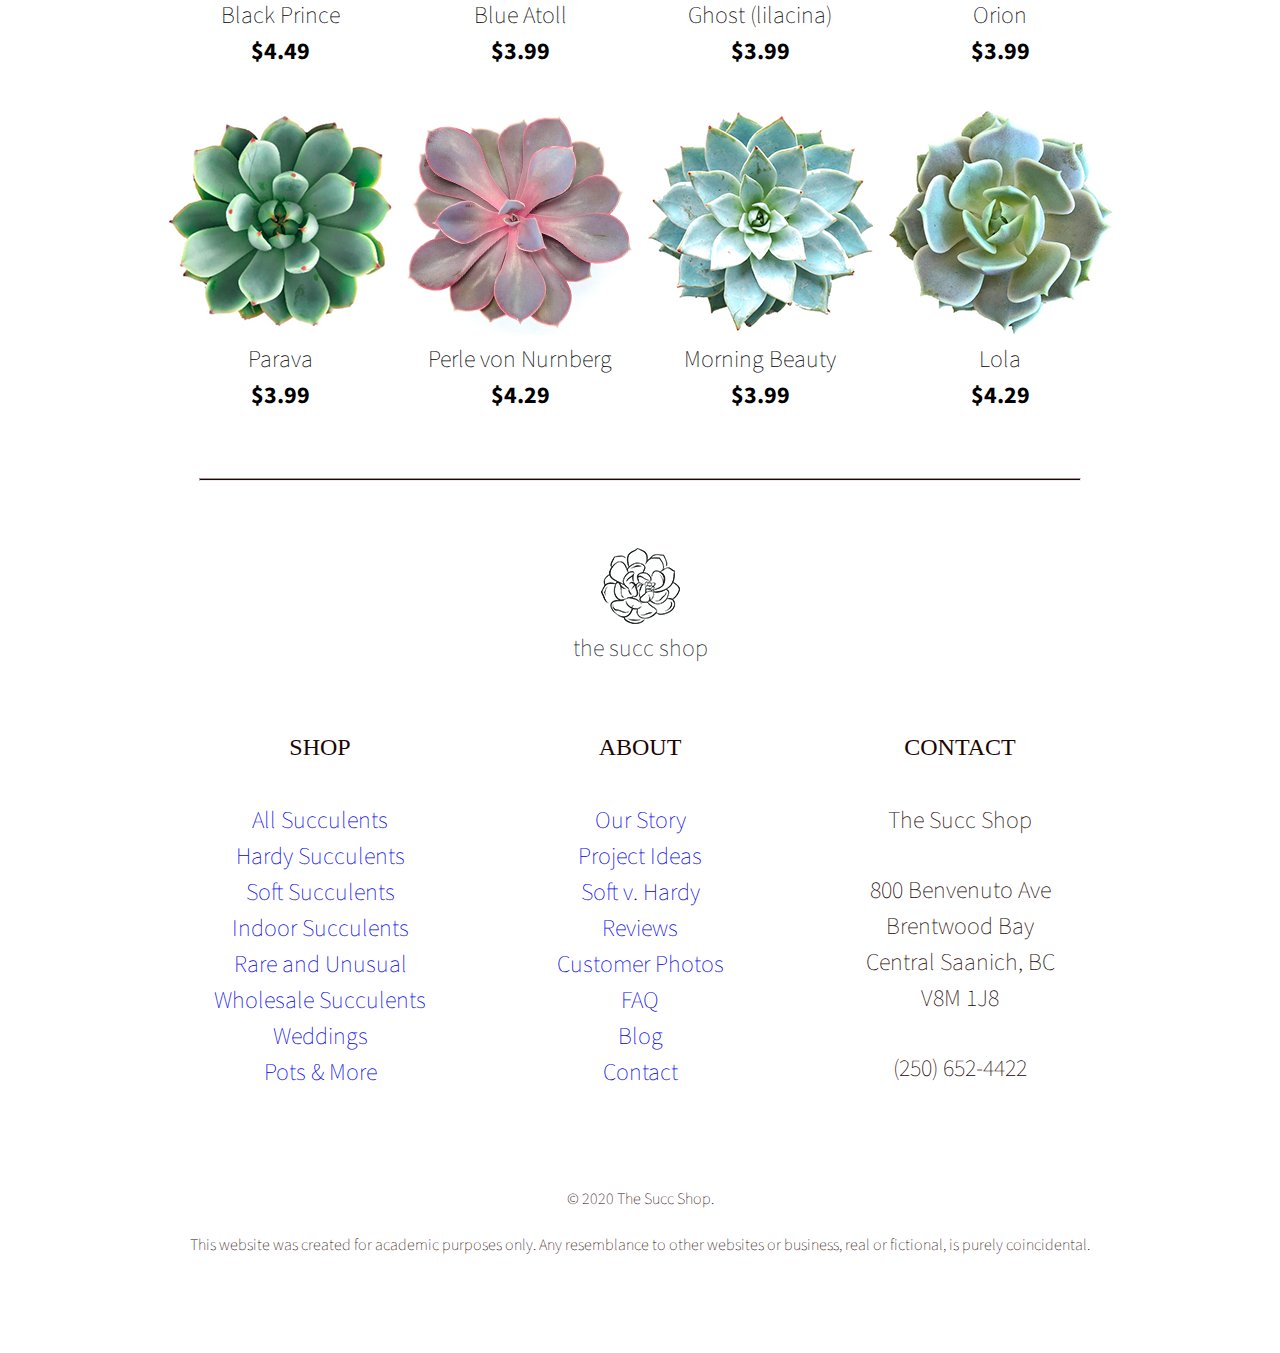
<file: succulant-shop.html>
<!DOCTYPE html>
<html lang="en-us">

<head>
    <meta charset="UTF-8">
    <title>The Succ Shop Shop Page</title>
	<link rel="preconnect" href="https://fonts.gstatic.com">
	<link href="https://fonts.googleapis.com/css2?family=Playfair+Display&family=Source+Sans+Pro:wght@300&display=swap" rel="stylesheet">
	<link href="https://fonts.googleapis.com/css2?family=Source+Sans+Pro:wght@600&display=swap" rel="stylesheet">
	<link rel="stylesheet" type="text/css" href="succulant-css/reset.css">
    <link rel="stylesheet" type="text/css" href="succulant-css/styles.css">
	<script src="succulant-js/main.js" defer></script>
</head>

<body>
	<div class="container">
		<h1 class="hidden">The Succ Shop</h1>
			<header>
				<nav>
					<h2 class="hidden">Navigation</h2>
					<a href="succulant.html"><img src="succulant-img/the-succ-shop-flower-logo.png" alt="The Succ Shop Flower Logo"></a>
					<p class="the-succ-shop">the succ shop</p>
					<ul>
						<li>SHOP</li>
						<li><a href="succulant-cart.html">CART</a></li>
					</ul>
				</nav>
				<ul class="breadcrumb">
					<li><a href="succulant.html">Home</a></li>
					<li>></li>
					<li><a href="succulant-shop.html">Shop</a></li>
				</ul>
			</header>
			<div class="back-to-top" id="myBtn">
				<a href="portfolio-page.html">
					<i class="fa-solid fa-circle-arrow-up"></i>
					<p>Back To Portfolio</p>
				</a>
			</div>
			<main class="main-shop">
				<section class="cactus-types">
					<h2 class="hidden">Different Types of Cactus</h2>
					<p class="description">
						Cactus (KAK-tus, p. cacti) will steal your heart with their prickly little forms and showy flowers. They require some catuion when handling, but these super low-maintenance plants can thrive with bright sun, little water, and proper container drainage. As the stunning products of harsh, arid climates, cacti are the perfect easy-to-grow starter plants for beginners.
					</p>
					<div>
						<div>
							<img src="succulant-img/astrophytum-star-cactus.png" alt="Astrophytum Star Cactus">
							<h3>Star (Astrophytum)</h3>
							<p>$9.99</p>
						</div>
						<div>
							<img src="succulant-img/bunny-ears-cactus.png" alt="Bunny Ears Cactus">
							<h3>Bunny Ears</h3>
							<p>$7.99</p>
						</div>
						<div>
							<img src="succulant-img/cereus-fairy-castle-cactus.png" alt="Cereus Fairy Castle Cactus">
							<h3>Fairy Castle</h3>
							<p>$14.99</p>
						</div>
						<div>
							<img src="succulant-img/echinopsis-peruvian-torch-cactus.png" alt="Echinopsis Peruvian Torch Cactus">
							<h3>Peruvian Torch</h3>
							<p>$9.99</p>							
						</div>
						<div>
							<img src="succulant-img/melocactus-azureus.png" alt="Melocactus Azureus">
							<h3>Azureus</h3>
							<p>$9.99</p>							
						</div>
						<div>
							<img src="succulant-img/moon-cactus.png" alt="Moon Cactus">
							<h3>Grafted Moon</h3>
							<p>$9.99</p>
						</div>
						<div>
							<img src="succulant-img/notocactus-golden-ball-cactus.png" alt="Notocactus Golden Ball Cactus">
							<h3>Golden Ball (Noto)</h3>
							<p>$6.99</p>
						</div>
						<div>
							<img src="succulant-img/stenocereus-pruinsus-cactus.png" alt="Grey Ghost Cactus">
							<h3>Grey Ghost</h3>
							<p>$7.99</p>						
						</div>
					</div>
				</section>
				<section class="echeveria-types">
					<h2 class="hidden">Different Types of Echeveria</h2>
					<p class="description">
						Echeveria (ek-uh-VAIR-ee-uh) are rose-shaped soft succulents with a notable pastel color pallette. Some varieties can grow to the size of a dinner plate, while others will have rosettes that only grow up to 5". Their pearlescent tones make them stunning focal points for potted arrangements, rock gardens, favors, d&eacute;cor, and much more.
					</p>
					<div>
						<div>
							<img src="succulant-img/echeveria-black-prince.png" alt="Echeveria Black Prince">
							<h3>Black Prince</h3>
							<p>$4.49</p>
						</div>
						<div>
							<img src="succulant-img/echeveria-blue-atoll.png" alt="Echeveria Blue Atoll">
							<h3>Blue Atoll</h3>
							<p>$3.99</p>
						</div>
						<div>
							<img src="succulant-img/echeveria-lila-cina.png" alt="Echeveria Ghost (Lilacina)">
							<h3>Ghost (lilacina)</h3>
							<p>$3.99</p>
						</div>
						<div>
							<img src="succulant-img/echeveria-orion.png" alt="Echeveria Orion">
							<h3>Orion</h3>
							<p>$3.99</p>
						</div>
						<div>
							<img src="succulant-img/echeveria-parva.png" alt="Echeveria Parava">
							<h3>Parava</h3>
							<p>$3.99</p>
						</div>
						<div>
							<img src="succulant-img/echeveria-perle-von-nurnburg.png" alt="Echeveria Perle von Nurnberg">
							<h3>Perle von Nurnberg</h3>
							<p>$4.29</p>
						</div>
						<div>
							<img src="succulant-img/echeveria-morning-beauty.png" alt="Echeveria Morning Beauty">
							<h3>Morning Beauty</h3>
							<p>$3.99</p>
						</div>
						<div>
							<img src="succulant-img/echeveria-lola.png" alt="Echeveria Lola">
							<h3>Lola</h3>
							<p>$4.29</p>
						</div>
					</div>
				</section>
			</main>
			<footer>
				<hr>
				<section class="footer-logo">
					<img src="succulant-img/flower-logo-footer.png" alt="The Succ Shop Flower Logo">
					<h2>the succ shop</h2>
				</section>
				<section class="footer-links">
					<h2 class="hidden">Footer Navigation and Contact</h2>
					<nav>
						<h3>SHOP</h3>
						<ul>
							<li><a href="#">All Succulents</a></li>
							<li><a href="#">Hardy Succulents</a></li>
							<li><a href="#">Soft Succulents</a></li>
							<li><a href="#">Indoor Succulents</a></li>
							<li><a href="#">Rare and Unusual</a></li>
							<li><a href="#">Wholesale Succulents</a></li>
							<li><a href="#">Weddings</a></li>
							<li><a href="#">Pots & More</a></li>
						</ul>
					</nav>
					<nav>
						<h3>ABOUT</h3>
						<ul>
							<li><a href="#">Our Story</a></li>
							<li><a href="#">Project Ideas</a></li>
							<li><a href="#">Soft v. Hardy</a></li>
							<li><a href="#">Reviews</a></li>
							<li><a href="#">Customer Photos</a></li>
							<li><a href="#">FAQ</a></li>
							<li><a href="#">Blog</a></li>
							<li><a href="#">Contact</a></li>
						</ul>
					</nav>
					<div>
						<h3>CONTACT</h3>
						<ol>
							<li>The Succ Shop</li>
							<li class="spacer">800 Benvenuto Ave</li>
							<li>Brentwood Bay</li>
							<li>Central Saanich, BC</li>
							<li>V8M 1J8</li>
							<li class="spacer">(250) 652-4422</li>
						</ol>
					</div>
				</section>
				<section class="copyright">
					<h3 class="hidden">The Succ Shop Copyright</h3>
					<p>
						&copy; 2020 The Succ Shop.
					</p>
					<p>
						This website was created for academic purposes only. Any resemblance to other websites or business, real or fictional, is purely coincidental.
					</p>
				</section>
			</footer>
	</div>
</body>

</html>
</file>
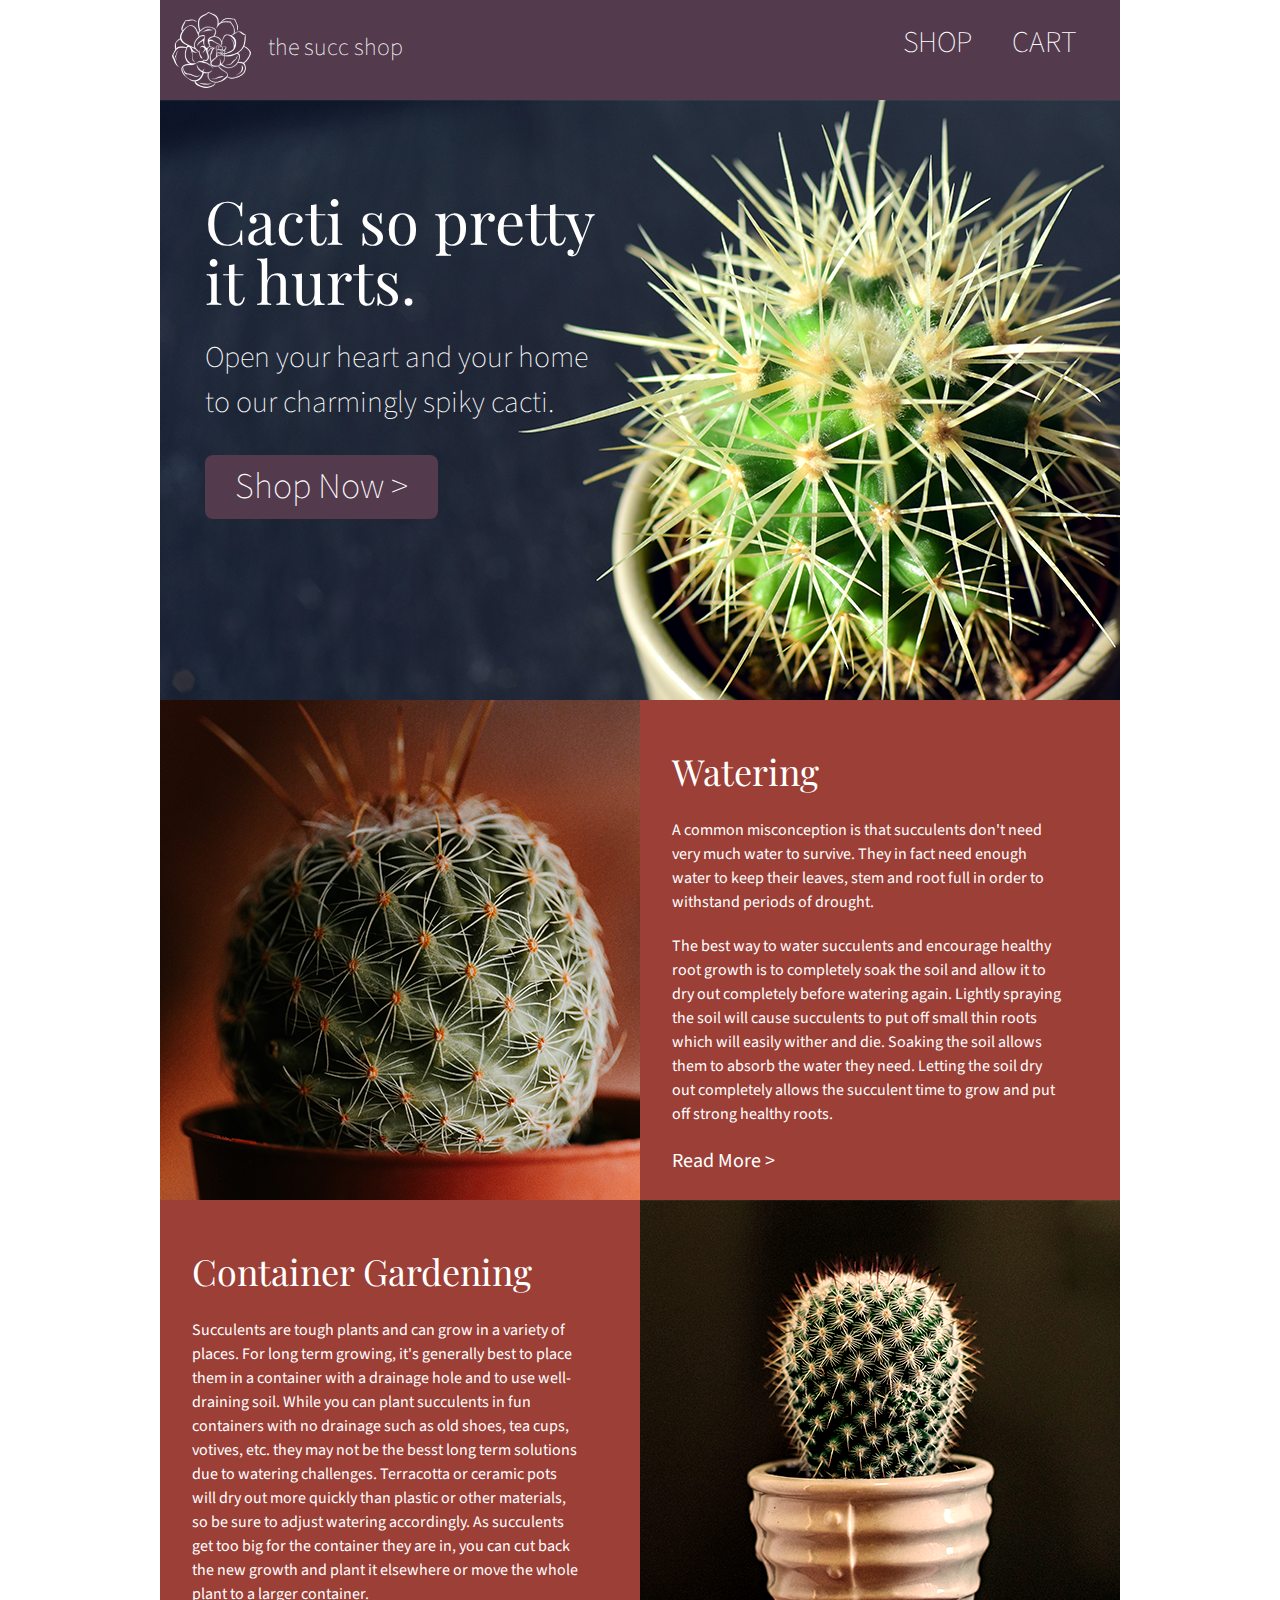
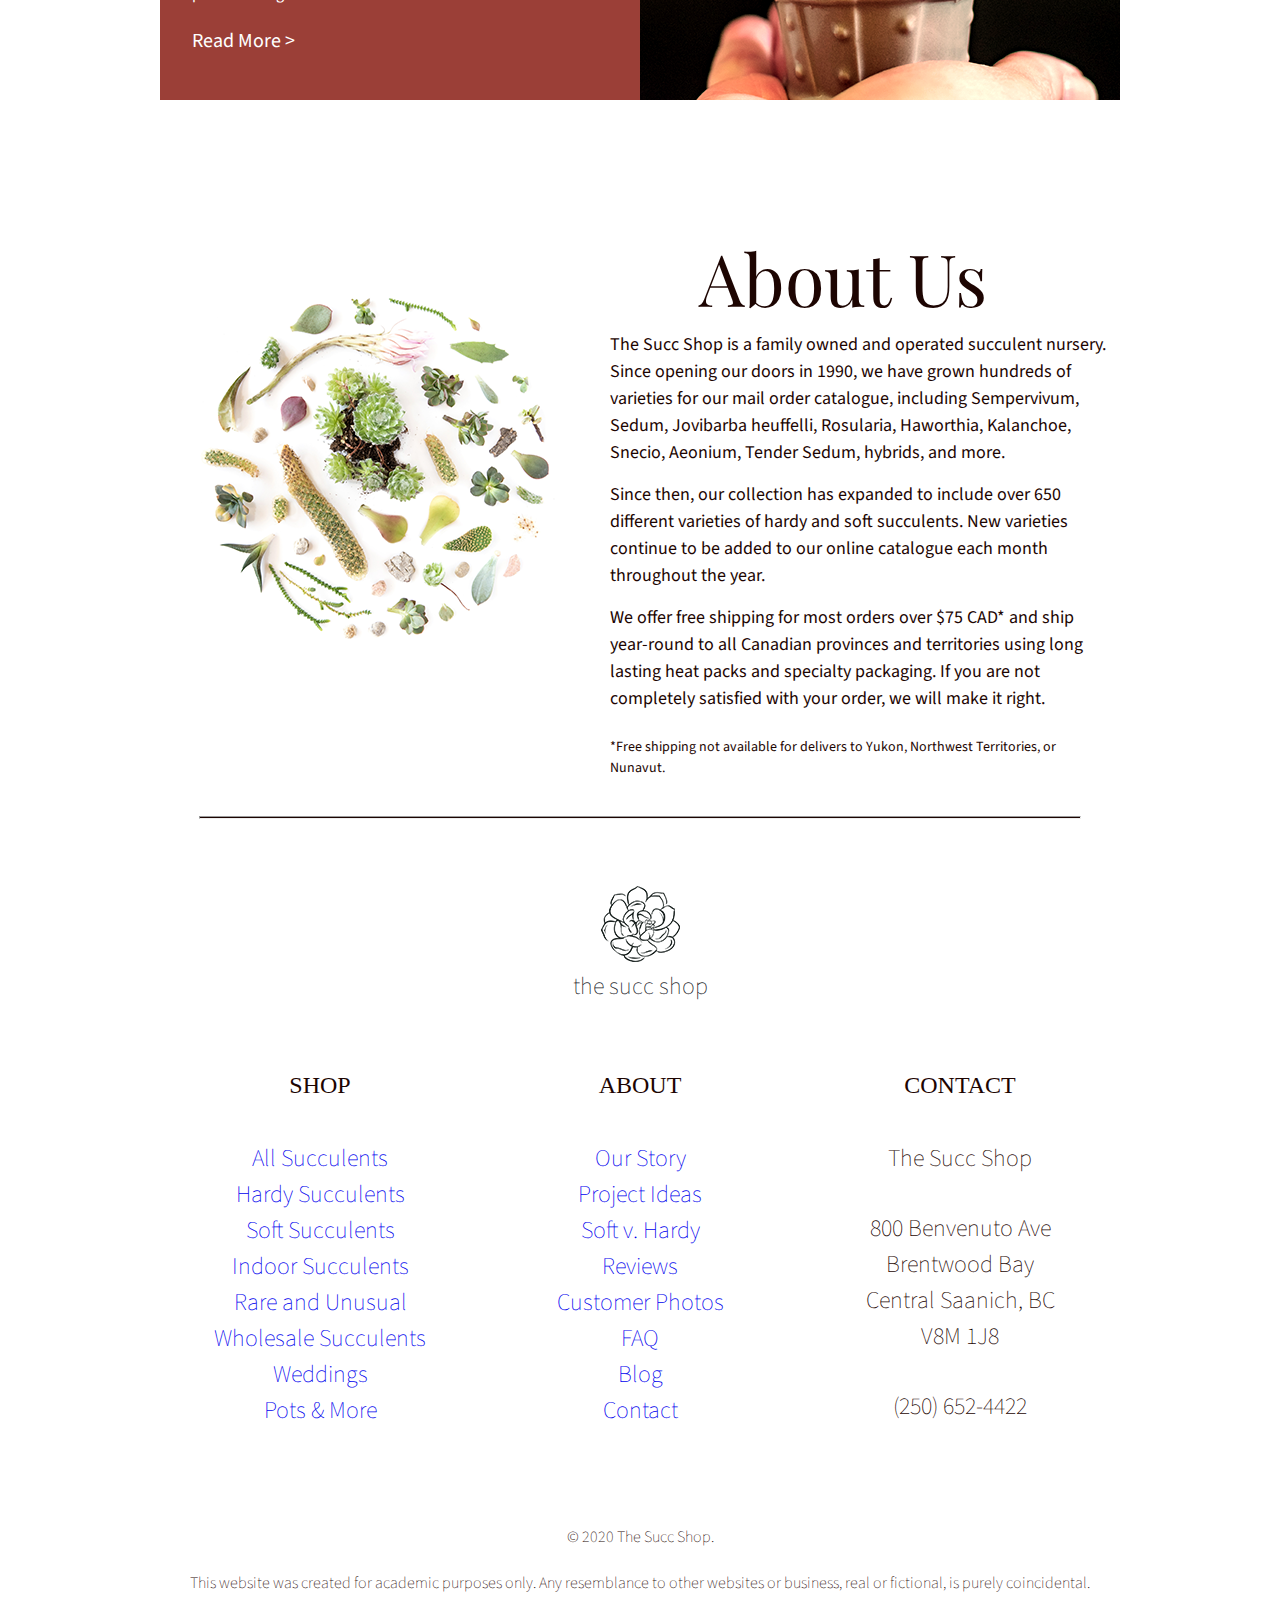
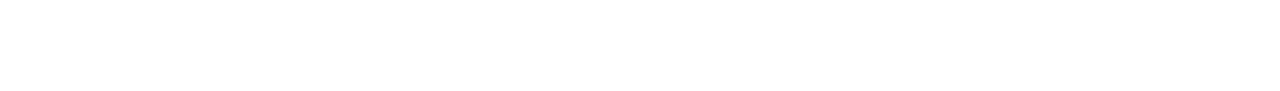
<file: succulant.html>
<!DOCTYPE html>
<html lang="en-us">

<head>
    <meta charset="UTF-8" />
    <title>The Succ Shop Home Page</title>
	<link rel="preconnect" href="https://fonts.gstatic.com">
	<link href="https://fonts.googleapis.com/css2?family=Playfair+Display&family=Source+Sans+Pro:wght@300&display=swap" rel="stylesheet">
	<link rel="stylesheet" type="text/css" href="succulant-css/reset.css">
    <link rel="stylesheet" type="text/css" href="succulant-css/styles.css">
	<script src="succulant-js/main.js" defer></script>
</head>

<body class="home">
	<div class="container">
		<h1 class="hidden">The Succ Shop</h1>
			<header>
				<nav>
					<h2 class="hidden">Navigation</h2>
					<a href="succulant.html"><img src="succulant-img/the-succ-shop-flower-logo.png" alt="The Succ Shop Flower Logo" /></a>
					<p class="the-succ-shop">the succ shop</p>
					<ul>
						<li><a href="succulant-shop.html">SHOP</a></li>
						<li><a href="succulant-cart.html">CART</a></li>
					</ul>
				</nav>
			</header>
			<div class="back-to-top" id="myBtn">
				<a href="portfolio-page.html">
					<i class="fa-solid fa-circle-arrow-up"></i>
					<p>Back To Portfolio</p>
				</a>
			</div>
			<main>
				<section class="hero-banner">
					<h2>Cacti so pretty it hurts.</h2>
					<p>
						Open your heart and your home to our charmingly spiky cacti.
					</p>
					<a href="succulant-shop.html">Shop Now ></a>
				</section>
				<section class="cactus-care">
						<div>
							<img src="succulant-img/main-section-first-image.png" alt="Green Cactus in Pot" />
						</div>
						<div class="article">
							<h2>Watering</h2>
							<p>
								A common misconception is that succulents don't need very much water to survive. They in fact need enough water to keep their leaves, stem and root full in order to withstand periods of drought.
							</p>
							<p>
								The best way to water succulents and encourage healthy root growth is to completely soak the soil and allow it to dry out completely before watering again. Lightly spraying the soil will cause succulents to put off small thin roots which will easily wither and die. Soaking the soil allows them to absorb the water they need. Letting the soil dry out completely allows the succulent time to grow and put off strong healthy roots.
							</p>
							<a href="#">Read More ></a>
						</div>
						<div class="article">
							<h2>Container Gardening</h2>
							<p>
								Succulents are tough plants and can grow in a variety of places. For long term growing, it's generally best to place them in a container with a drainage hole and to use well-draining soil. While you can plant succulents in fun containers with no drainage such as old shoes, tea cups, votives, etc. they may not be the besst long term solutions due to watering challenges. Terracotta or ceramic pots will dry out more quickly than plastic or other materials, so be sure to adjust watering accordingly. As succulents get too big for the container they are in, you can cut back the new growth and plant it elsewhere or move the whole plant to a larger container.
							</p>
							<a href="#">Read More ></a>
						</div>
						<div>
							<img src="succulant-img/main-section-second-image.png" alt="Cactus in Pot on Palm" />
						</div>
				</section>
				<section class="about-us">
					<div>
						<img src="succulant-img/plant-illustrations-image.png" alt="Various Succulant Plant Images">
					</div>
					<div>
						<h2>About Us</h2>
						<p>
							The Succ Shop is a family owned and operated succulent nursery. Since opening our doors in 1990, we have grown hundreds of varieties for our mail order catalogue, including Sempervivum, Sedum, Jovibarba heuffelli, Rosularia, Haworthia, Kalanchoe, Snecio, Aeonium, Tender Sedum, hybrids, and more.
						</p>
						<p>
							Since then, our collection has expanded to include over 650 different varieties of hardy and soft succulents. New varieties continue to be added to our online catalogue each month throughout the year.
						</p>
						<p>
							We offer free shipping for most orders over $75 CAD* and ship year-round to all Canadian provinces and territories using long lasting heat packs and specialty packaging. If you are not completely satisfied with your order, we will make it right.
						</p>
						<p class="disclaimer">
							*Free shipping not available for delivers to Yukon, Northwest Territories, or Nunavut.
						</p>
					</div>
				</section>
			</main>
		<footer>
			<hr>
			<section class="footer-logo">
				<img src="succulant-img/flower-logo-footer.png" alt="The Succ Shop Flower Logo" />
				<h2>the succ shop</h2>
			</section>
			<section class="footer-links">
				<h2 class="hidden">Footer Navigation and Contact</h2>
				<nav>
					<h3>SHOP</h3>
					<ul>
						<li><a href="#">All Succulents</a></li>
						<li><a href="#">Hardy Succulents</a></li>
						<li><a href="#">Soft Succulents</a></li>
						<li><a href="#">Indoor Succulents</a></li>
						<li><a href="#">Rare and Unusual</a></li>
						<li><a href="#">Wholesale Succulents</a></li>
						<li><a href="#">Weddings</a></li>
						<li><a href="#">Pots & More</a></li>
					</ul>
				</nav>
				<nav>
					<h3>ABOUT</h3>
					<ul>
						<li><a href="#">Our Story</a></li>
						<li><a href="#">Project Ideas</a></li>
						<li><a href="#">Soft v. Hardy</a></li>
						<li><a href="#">Reviews</a></li>
						<li><a href="#">Customer Photos</a></li>
						<li><a href="#">FAQ</a></li>
						<li><a href="#">Blog</a></li>
						<li><a href="#">Contact</a></li>
					</ul>
				</nav>
				<div>
					<h3>CONTACT</h3>
					<ol>
						<li>The Succ Shop</li>
						<li class="spacer">800 Benvenuto Ave</li>
						<li>Brentwood Bay</li>
						<li>Central Saanich, BC</li>
						<li>V8M 1J8</li>
						<li class="spacer">(250) 652-4422</li>
					</ol>
				</div>
			</section>
			<section class="copyright">
				<h3 class="hidden">The Succ Shop Copyright</h3>
				<p>
					&copy; 2020 The Succ Shop.
				</p>
				<p>
					This website was created for academic purposes only. Any resemblance to other websites or business, real or fictional, is purely coincidental.
				</p>
			</section>
		</footer>
	</div>
</body>

</html>
</file>
<file: creative-css/styles.css>
:root {
    /** colours **/
    --yellow:           #FED766; 
    --lt-seafoam-green: #ecf9f6;
    --seafoam-green:    #43C6AC;
    --md-blue:          #191654;
    --dk-blue:          #0C0B2A;
    --blue-grey:        #6B717E;

    /** typography **/
    --headings:'Monoton', cursive;
    --body: 'Rubik', sans-serif;
}

.sr-only {
    position: absolute;
    top: 0;
    left: -9999999px;
    width: 0.1rem;
    height: 0.1rem;
    visibility: hidden;
}

body {
    font-family: 'Rubik', sans-serif;
    font-weight: 300;
    color: var(--dk-blue);
    font-size: 1.125rem;
}

header {
    padding: 1rem 1rem;
    background-color: var(--lt-seafoam-green);
    box-shadow: 0 4px 2px -2px #dadcdc;
}

.flex-container {
    display: flex;
    justify-content: space-between;
    align-items: center;
    flex-wrap: wrap;
}

header a img {
    width: 11rem;
}

header .menu-item img {
    width: 3.125rem;
    cursor: pointer;
}

nav {
    width: 100vw;
    max-height: 0;
    overflow: hidden;
    background-color: var(--lt-seafoam-green);
    position: absolute;
    left: 0;
    top: 5rem;
    transition: all 0.4s ease-in-out;
}

nav ul li a:hover, nav ul li a:active {
    color: var(--seafoam-green);
}

header form {
    display: flex;
    border: 2px solid var(--md-blue);
    margin: 2rem 1rem 3rem 1rem;
    border-radius: 15px;
}

header form svg {
    width: 1rem;
    height: 1rem;
    display: inline-block;
}

header {
    position: sticky;
    top: 0;
    z-index: 1;
}

.open-menu {
    max-height: 100vh;
}

ul.main-menu{
    padding-inline-start: unset;
}

.main-menu li{
    border-bottom: 2px solid var(--seafoam-green);
    padding: 1rem;
    color: var(--md-blue)
}

.main-menu li a{
    color: var(--md-blue);
    text-decoration: none;
    text-transform: uppercase;
    font-size: 1.875rem;
}

header input {
    width: 100%;
    padding: 0.5rem 0.5rem 0.5rem 3rem;
    border: none;
    background: transparent url('../creative-img/svg/search-icon.svg') no-repeat;
    background-position: center left 10px;
    background-size: 25px;
}

.back-to-top {
	display: none;
	color: #00bdc4;
	text-align: center;
	padding-right: 1rem;
	font-size: 1.5rem;
	position: fixed;
	right: 0;
	bottom: 0;
	z-index: 15;
}

.back-to-top:hover {
	opacity: 0.7;
	text-decoration: underline;
}

.back-to-top a {
	color: inherit;
	text-decoration: none;
}

main section.first-section, body.contact-us main div.top-section {
    background: rgb(67,198,172);
    background: linear-gradient(-148deg, rgba(67,198,172,1) 10%, rgba(25,22,84,1) 100%);
    color: var(--lt-seafoam-green);
    padding: 3.5rem 1rem;
}

main section.first-section h2, main section.second-section h2, main div section.third-section h2, main div.four-panel section h2, main div.four-panel section:nth-of-type(2) h3, main div.sixth-section h2, main div.office>div h2, body.contact-us main div.top-section h2, main div.contact-section section.help-today h2, main section.project-start h2 {
    font-family: 'Monoton', cursive;
    font-weight: 100;
    text-transform: uppercase;
    margin-bottom: 1rem;
    font-size: 3rem;
}

main section.first-section h2 {
    line-height: 1.2;
}

main section.first-section h2:first-of-type {
    margin-bottom: 0;
}

body.contact-us main div.top-section h2 {
    text-align: center;
}
main section.first-section p {
    margin-bottom: 1.5rem;
}

main section.first-section button, main button.view-button{
    border: 3px solid var(--seafoam-green);
    border-radius: 5px;
    text-decoration: none;
    text-transform: uppercase;
    margin: 0.625rem 0rem;
    font-size: 1.125rem;
    font-weight: 400;
}

main section.first-section div.button button:first-of-type {
    color: var(--md-blue);
    background-color: var(--seafoam-green);
    padding: 0.5rem 3.6rem;
}

main section.first-section div.button button:first-of-type:hover, main section.first-section div.button button:first-of-type:active, main div.sixth-section button:hover, main div.sixth-section button:active  {
    border: 3px solid var(--lt-seafoam-green);
    background-color: var(--lt-seafoam-green);
    cursor: pointer;
}

main section.first-section div.button button:last-of-type {
    color: var(--seafoam-green);
    background-color: transparent;
    padding: 0.5rem 5.3rem;
}

main section.first-section div.button button:last-of-type:hover, main section.first-section div.button button:last-of-type:active {
    color: var(--lt-seafoam-green);
    background-color: var(--seafoam-green);
    cursor: pointer;
}

main section.second-section h2, main div.split-sides section.third-section h2, main div.four-panel section h2, main div.four-panel section:nth-of-type(2) h3, main div.sixth-section h2, main div.contact-section section.help-today h2, main section.project-start h2 {
    color: var(--md-blue);
    text-decoration: 2px underline var(--seafoam-green);
    text-underline-position: under;
    font-size: 2.25rem;
}

main section.second-section p, main div.split-sides section.third-section p {
    color: var(--dk-blue);
}

main div.horizontal-scroll div.first-row, main div.horizontal-scroll div.second-row {
    display: flex;
}

main div.horizontal-scroll div.first-row div img, main div.horizontal-scroll div.second-row div img{
    width: 100%;
    height: 20rem;
}

main div.horizontal-scroll {
    overflow: scroll;
    flex-wrap: wrap;
    scrollbar-width: none;
    align-items: center;
}

main div.horizontal-scroll div.first-row div, main div.horizontal-scroll div.second-row div {
    flex: 0 0 18.594rem;
    height: 24rem;
}

main div.horizontal-scroll div.first-row div:nth-child(odd), main div.horizontal-scroll div.second-row div:nth-child(even) {
    background-color: var(--md-blue);
    color: var(--lt-seafoam-green);
}

main div.horizontal-scroll div:nth-child(even), main div.horizontal-scroll div.second-row div:nth-child(odd) {
    background-color: var(--seafoam-green);
    color: var(--dk-blue);
}

main div.horizontal-scroll div h2{
    font-size: 0.875rem;
    margin: 0.5rem 0 0 1rem;
    text-transform: uppercase;
}

main div.horizontal-scroll div p {
    margin-left: 1rem;
}

main button.view-button {
    padding: 0.5rem 1.1rem;
    margin: 2rem 1rem 0rem 1rem;
    display: flex;
    align-items: center;
    color: var(--md-blue);
    border-color: var(--md-blue);
    background-color: transparent;
    font-weight: 400;
}

main .flex-end {
    display: flex;
}

main button.view-button svg, .contact-us form div.message-us svg {
    width: 3rem;
    display: inline;
    padding-left: 1rem;
    fill: var(--md-blue);
    display: inline;
}

main button.view-button:hover, main button.view-button:active,.contact-us form div.message-us button:hover, .contact-us form div.message-us button:hover {
    color: var(--lt-seafoam-green);
    background-color: var(--md-blue);
    cursor: pointer;
}

main button.view-button svg:hover, main button.view-button svg:active, .contact-us form div.message-us button svg:hover, .contact-us form div.message-us button svg:active  {
    fill: var(--lt-seafoam-green);
    display: inline;
    cursor: pointer;
}

main button.view-button.second {
    margin-left: 0;
    padding: 0.5rem 1.9rem;
    margin-right: 0;
}

main div.split-sides {
    margin: 3rem 1rem;
}

main div.split-sides div img {
    height: 13.75rem;
    border-radius: 5px;
    margin-top: 3rem;
}

main div.split-sides div h2, main div.office>div h2 {
    font-size: 1.875rem;
    color: var(--seafoam-green);
    margin-top: 1rem;
    width: 90%;
}

main div.split-sides div p {
    margin-top: 0.5rem;
}

main div.four-panel section:nth-of-type(1) {
    padding: 3rem 1rem;
    background-color: var(--seafoam-green);
}

main div.four-panel section h2 {
    text-decoration: 2px underline var(--lt-seafoam-green);
}

main div.four-panel section p {
    padding-bottom: 1rem;
}

main div.four-panel section button.view-button {
    padding: 0.5rem 1rem;
    margin: 0;
    margin-top: 2rem;
}

main div.four-panel section:nth-of-type(2) {
    background-color: var(--md-blue);
    padding: 3.5rem 1rem;
}

main div.four-panel section:nth-of-type(2) h3, main div.contact-section section.help-today h2  {
    color: var(--lt-seafoam-green);
    width: 80%;
    text-decoration: none;
    border-bottom: 2px solid var(--seafoam-green)
}

main div.contact-section section.help-today h2 {
    color: var(--md-blue);
    width: 90%;
}

main div.four-panel section:nth-of-type(2) p {
    color: var(--lt-seafoam-green);
}

main div.four-panel section:nth-of-type(2) .view-button.fourth {
    color: var(--lt-seafoam-green);
    border: 3px solid var(--lt-seafoam-green);
    margin-bottom: 0;
    padding: 0.5rem 2.6rem;
    font-weight: 400;
}

main div.four-panel section:nth-of-type(2) .view-button.fourth svg {
    fill: var(--lt-seafoam-green);
}

main div.four-panel section:nth-of-type(2) .view-button.fourth:hover, main div.four-panel section:nth-of-type(2) .view-button.fourth:active {
    color: var(--md-blue);
    border: 3px solid var(--lt-seafoam-green);
    background-color: var(--lt-seafoam-green);
    cursor: pointer;
}

main div.four-panel section:nth-of-type(2) .view-button.fourth svg:hover, main div.four-panel section:nth-of-type(2) .view-button.fourth svg:active {
    fill: var(--md-blue);
}

main div.four-panel div:nth-of-type(2) {
    margin: 3.5rem 1rem 2rem 0.5rem;
}

main div.four-panel div:nth-of-type(2) img {
    min-width: 100%;
    height: 15rem;
    border-radius: 5px;
    padding: 0 0.5rem;
    margin-bottom: 2rem;
}

main div.four-panel div:nth-of-type(2) h3 {
    font-size: 1.875rem;
    color: var(--seafoam-green);
    margin-bottom: 1rem;
}

main div.contact-section section.email-us p {
    color: var(--seafoam-green);
    font-weight: 700;
}

main div.contact-section section.email-us h2, main div.contact-section div.contact-info h2  {
    font-size: 1.875rem;
    color: var(--dk-blue);
    padding-bottom: 1rem;
    font-weight: 300;
}

main div.four-panel div:nth-of-type(2) p:nth-of-type(2) {
    margin-bottom: 2rem;
}

main div.four-panel div:nth-of-type(2) a {
    color: var(--md-blue);
    text-decoration: 1px underline var(--seafoam-green);
    text-underline-position: under;
    font-size: 1.125rem;
}

main div.four-panel div:nth-of-type(2) a:hover, main div.four-panel div:nth-of-type(2) a:active {
    color: var(--seafoam-green);
    text-decoration: none;
}

main div.sixth-section {
    background: url('../creative-img/contact-banner-bkgd.webp') center / cover no-repeat;
    display: flex;
    flex-flow: column;
    align-items: center;
    justify-content: center;
    text-align: center;
    height: 40rem;
    padding: 3.5rem 1rem;
}

main div.sixth-section h2, main div.sixth-section p, main div.office>div h2, main div.office>div address, main div.office>div a, main div.office>div p {
    color: var(--lt-seafoam-green);
    text-decoration: none;
}

main div.sixth-section p {
    padding-top: 1rem;
}

main div.sixth-section button {
    border: 3px solid var(--seafoam-green);
    border-radius: 5px;
    text-decoration: none;
    text-transform: uppercase;
    font-size: 1rem;
    color: var(--md-blue);
    background-color: var(--seafoam-green);
    padding: 0.5rem 3.8rem;
    margin-top: 3rem;
    font-weight: 400;
}

main div.office {
    background-color: var(--md-blue);
    padding: 3.5rem 1rem;
}

main div.office div address, main div.office div p, main div.contact-section div.contact-info p, main div.contact-section div.contact-info address {
    margin: 0.5rem 0;
    font-weight: 400;
}

main div.office>div p:nth-of-type(4), main div.contact-section section.contact-info p:nth-of-type(3) {
    margin-bottom: 3rem;
}

main div.office div p:nth-of-type(1), main div.office div p:nth-of-type(2) {
    margin-bottom: 2rem;
}

main div.office>div a:hover, main div.office>div a:active, footer a:hover, footer a:active {
    color: var(--seafoam-green);
    cursor: pointer;
}

main div div.quick-links {
    display: flex;
}

main div div.quick-links ul {
    padding-inline-start: 0;
}

main div div.quick-links ul li {
    padding-bottom: 0.5rem;
    width: 100%;
}

main div div.quick-links ul.first-links {
    width: 45%;
    margin-right: 3.6rem;
}

main did div.quick-links ul.first-links {
    width: 45%;
}

main div div.newsletter div {
    display: flex;
    align-items: center;
    justify-content: center;
}

main div div.newsletter div input {
    padding: 0.5rem 4.2rem 0.5rem 0.5rem;
    margin-bottom: 1rem;
    border-radius: 5px;
    text-transform: uppercase;
    color: var(--md-blue);
    font-weight: 400;
    border: none;
}

main div div.newsletter div.submit input {
    padding: 0.5rem 4.4rem;
    background-color: var(--seafoam-green);
}

footer {
    background-color: var(--dk-blue);
    padding: 0.5rem 1rem;
}

footer .social-media {
    display: flex;
    color: var(--lt-seafoam-green);
}

footer .social-media svg {
    width: 2.375rem;
    height: 2.375rem;
}

footer p {
    color: var(--lt-seafoam-green);
}

footer div p > a {
    color: var(--lt-seafoam-green);
    text-decoration: none;
}

/* Contact-Us Page */

main section.second-section, main div.contact-section section.help-today {
    padding: 3.5rem 1rem;
}

main div.contact-section section.email-us {
    padding: 0 0 2.5rem 1rem;
}

main div.contact-section div.contact-info {
    padding: 0 0 3.5rem 1rem;
}

main div.contact-section div.contact-info p:nth-of-type(1), main div.contact-section div.contact-info p:nth-of-type(4) {
    font-weight: 700;
}

main section.project-start {
    background-image: url('../creative-img/do-something-great-parallax.webp');
    filter: hue-rotate(25deg);
    background-repeat: no-repeat;
    background-size: cover;
    background-position: top center;
    background-attachment: fixed;
    height: calc(100 vh - 100px);
    padding: 3.5rem 1rem;
}

main section.project-start h2 {
    text-decoration: none;
    border-bottom: 2px solid var(--seafoam-green);
    color: var(--lt-seafoam-green);
    width: 90%;
    text-shadow: 2px 2px var(--blue-grey);
}

main section.project-start p {
    color: var(--lt-seafoam-green);
    filter: drop-shadow(0.5rem 0.5rem 1rem black);
}

.contact-us .project {
    padding: 3.5rem 1rem;
}

.contact-us form .cust-info label{
    display: block;
    margin-bottom: 0.2rem;
    text-transform: uppercase;
}

.contact-us form .cust-info input {
    border: 3px solid var(--seafoam-green);
    border-radius: 5px;
    margin-bottom: 1.5rem;
    width: 95%;
}

.contact-us form .checkbox h2, .contact-us form .budget-select label, .contact-us form .message-us label {
    margin: 1rem 1rem 2rem 0;
    font-weight: 300;
    font-size: 1.875rem;
    text-transform: unset;
}

.contact-us form .checkbox label {
    display: inline;
}

.contact-us form .budget-select select {
    border: 3px solid var(--seafoam-green);
    border-radius: 5px;
    display: block;
    margin-top: 0.2rem;
    width: 80%;
    padding: 1rem 1rem;
}

.contact-us form .budget-select option {
    border: 3px solid var(--seafoam-green);
}

.contact-us form .budget-select select:invalid{
    border: 3px solid #c6435d;
}

.contact-us form .message-us {
    padding-top: 2rem;
}

.contact-us form .message-us p  {
    padding: 1rem 0 0.5rem 0;
    font-size: 1.125rem;
}

.contact-us form .message-us textarea {
    width: 99%;
    font-size: 0.75rem;
    border: 3px solid var(--seafoam-green);
    border-radius: 5px;
    max-width: 99%;
    max-height: 10rem;
    min-width: 90%;
    min-height: 5rem;
}

.contact-us form .message-us button {
    background-color: transparent;
    border: 3px solid var(--md-blue);
    color: var(--md-blue);
    font-weight: 400;
    padding: 0.5rem 0.7rem;
    margin: 0;
    margin-top: 2rem;
}

.contact-us form input:invalid {
    border: 3px solid #c6435d;
}

.contact-us form .message-us textarea:invalid {
    border: 3px solid #c6435d;
}

@media screen and (min-width: 760px) {

    main section.first-section {
        height: 40rem;
        display: flex;
        flex-direction: column;
        justify-content: center;
    }

    main section.first-section h2 {
        font-size: 4rem;
    }

    main section.first-section .button {
        display:flex;
        flex-direction: row;
    }

    main section.first-section div.button button:first-of-type {
        padding: 1rem 3rem;
        margin-right: 3rem;
    }

    main section.first-section div.button button:last-of-type {
        padding: 1rem 3rem;
    }

    main section.first-section div {
        display: flex;
        flex-flow: column;
    }

    main .flex-end {
        justify-content: flex-end;
        padding-right: 2rem;
    }

    .split-sides .twobytwo {
        display: flex;
        flex-wrap: wrap;
        justify-content: space-around;
    }

    .split-sides .twobytwo div {
        width: 50%;
        padding-left: 0.5rem;
    }

    main div.four-panel section:nth-of-type(1), main div.four-panel section:nth-of-type(2) {
        padding: 10rem 1rem;
    }

    main div.four-panel section:nth-of-type(2) div {
        width: 90%;
    }

    main div.four-panel section:nth-of-type(2) div p {
        width: 70%;
    }

    main div.four-panel div.learn {
        display: flex;
        align-items: center;
    }

    main div.four-panel div.learn div img {
        margin: 0;
        width: 100%;
        height: 18rem;
    }

    main div.four-panel div.learn div:first-of-type {
        flex: 1 0 auto;
        margin: 0;
        margin-right: 2rem;
    }

    main div.four-panel div.learn div:last-of-type {
        flex: 2 0 18rem;
        margin: 0;
        text-align: start;
    }

    main div.office {
        display: flex;
        flex-wrap: wrap;
        justify-content: space-between;
    }

    main section.project-start div {
        width: 65%;
    }

    main div.newsletter form {
        display: flex;
    }

    main div.newsletter form input[type="email"] {
        border-radius: 5px 0 0 5px;
        min-width: 28rem;
    }

    main div div.newsletter div.submit input {
        border-radius: 0 5px 5px 0;
        padding: 0.5rem 2rem;
    }

    div.footer-section {
        display: flex;
        justify-content: space-between;
        padding: 0 1rem;
        align-items: center;
    }

    div.footer-section .social-media {
        order: 1;
    }

    main .contact-section .office-locations {
        display: flex;
        justify-content: space-between;
        padding-right: 10rem;
    }

    main form .cust-info {
        display: flex;
        flex-wrap: wrap;
        justify-content: space-around;
    }

    .contact-us form .cust-info div {
        width: 46%
    }

    main form div.checkbox {
        display: flex;
        flex-wrap: wrap;
        flex-direction: row;
    }

    main form div.checkbox h2 {
        width: 100%;
    }

    main form div.checkbox div.first-checkbox, main form div.checkbox div.second-checkbox, main form div.checkbox div.third-checkbox, main form div.checkbox div.fourth-checkbox {
        min-width: 50%;
        margin-bottom: 1rem;
    }

    .contact-us form .budget-select select {
        max-width: 75%;
    }

    .contact-us form .message-us textarea {
        width: 75%;
        max-width: 75%;
        max-height: 20rem;
        min-width: 70%;
        min-height: 8rem;
    }
}

@media screen and (min-width: 1180px) {

    .menu-item {
        display: none;
    }

    nav {
        overflow:visible;
        max-height: 100vh;
        position: static;
        width: unset;
        display: flex;
        align-items: center;
        justify-content: flex-end;
    }

    .main-menu {
        display: flex;
        align-items: center;
    }

    .main-menu ul {
        padding: 1rem;
    }

    .main-menu li {
        border-bottom: none;
        width: 8.4rem;
        text-align: center;
        padding: 0;
    }

    .main-menu li a {
        font-size: 1.125rem;
    }

    header form {
        width: 20%;
        display: inline-block;
        margin: 0;
    }

    main section.first-section p {
        width: 60%;
    }

    main div.horizontal-scroll {
        overflow: unset;
        align-items: center;
    }

    main div.split-sides {
        display: flex;
        align-items: center;
        justify-content: space-around;
        padding: 3rem 0;
    }

    main div.split-sides section.third-section {
        width: 45%;
    }

    main div.split-sides .twobytwo {
        width: 45%;
    }

    main div.split-sides .twobytwo div {
        width: 45%;
    }

    main div.four-panel {
        display: flex;
        flex-wrap: wrap;
    }

    main div.four-panel > div {
        width: 50%;
    }

    main div.four-panel > div img {
        height: 45rem;
    }

    main div.four-panel section {
        width: 50%;
        height: 45rem;
    }

    main div.four-panel div:nth-of-type(2)  {
        margin: 0;
    }

    main div.four-panel div.learn {
        flex-direction: column;
    }

    main div.four-panel div.learn div:first-of-type {
        flex: unset;
        margin-top: 4rem;
    }

    main div.four-panel div.learn div img {
        width: 20rem;
        height: 10rem;
    }

    main div.four-panel div.learn div:last-of-type {
        margin: 2rem 1rem;
        width: 80%;
    }

    main div.office>div {
        display: flex;
        flex-wrap: wrap;
        justify-content: unset;
    }

    main div.office>div div:nth-of-type(2) {
        margin-right: 2rem;
    }

    main div.office>div div.quick-links {
        width: 100%;
    }

    main div.office>div div.quick-links ul.first-links {
        margin: 0;
        margin-right: 2rem;
    }

    main div.office>div div.quick-links ul.second-links {
        margin: 0;
        width: 100%;
    }

    main div.office>div div {
        width: 28%;
    }

    main div.office>div div.newsletter {
        width: 40%;
    }

    main div.office>div div.newsletter div {
        display: unset;
        margin: 0;
    }

    main div.office>div div.newsletter form div:first-of-type {
        margin-right: 7rem;
    }

    main div.office>div div.newsletter form input[type="email"] {
        min-width: 10rem;
    }

    main div.contact-section {
        display: flex;
        flex-wrap: wrap;
        /* align-items: center; */
        justify-content: space-around;
    }

    main div.contact-section .help-today {
        width: 30%;
        margin: 5rem 0;
    }
    
    main div.contact-section .email-contact {
        display: flex;
        flex-direction: column;
        padding: 5rem 0;
    }

    main div.contact-section .contact-info div {
        margin-right: 4rem;
        padding: 0;
    }

    main form div.checkbox div.first-checkbox, main form div.checkbox div.second-checkbox, main form div.checkbox div.third-checkbox, main form div.checkbox div.fourth-checkbox {
        min-width: 25%;
        margin-bottom: 1rem;
    }

    main div.horizontal-scroll, main header div.inner-container {
        max-width: 74.375rem;
    }

    .flex-container, main section.first-section>div, .second-section, .horizontal-scroll, .flex-end, main div.split-sides, .four-panel, .sixth-section, main div.office, footer .footer-section{
        max-width: 1500px;
        margin: 0 auto;
    }
}
</file>
<file: succulant-css/styles.css>
body {
	background-color: white;
}
.container {
	margin: 0 auto;
	width: 960px;
	font-size: 100%;
	line-height: 1.5;
}

.back-to-top {
	display: none;
	color: #00bdc4;
	text-align: center;
	padding-right: 1rem;
	font-size: 1.5rem;
	position: fixed;
	right: 0;
	bottom: 0;
	z-index: 15;
}

.back-to-top:hover {
	opacity: 0.7;
	text-decoration: underline;
}

.back-to-top a {
	color: inherit;
	text-decoration: none;
}
/*Header Nav*/
header{
	background-color: #533b4d;
	height: 100px;
}
header > nav img{
	margin: 12px 0px 0px 12px;
}
header > nav, header ul{
	display: flex;
}
header > nav p{
		margin: 30px 500px 0px 17px;
}
header > nav li{
	margin: 20px 40px 0px 0px;
	color: #ffffff;
	font-size: 30px;
	font-family: 'Source Sans Pro', sans-serif;
	font-weight: lighter;
}
header > nav a{
	color: #ffffff;
	font-size: 30px;
	font-family: 'Source Sans Pro', sans-serif;
	font-weight: lighter;
}
header > nav a:hover{
	cursor: pointer;
}
header > nav p{
	color: #ffffff;
	font-size: 24px;
	font-family: 'Source Sans Pro', sans-serif;
	font-weight: lighter;
}
/*Header Section*/
.home .hero-banner{
	height: 600px;
	background-image: url(../succulant-img/header-cactus-background.png);
}
.home .hero-banner h2{
	font-family: 'Playfair Display', serif;
	color: #ffffff;
	font-size: 60px;
	margin-left: 45px;
	line-height: 60px;
	padding: 90px 0px 25px 0px;
	width: 390px;
}
.home .hero-banner p{
	font-family: 'Source Sans Pro', sans-serif;
	font-weight: lighter;
	font-size: 30px;
	color: #ffffff;
	margin-left: 45px;
	width: 390px;
}
.home .hero-banner a{
	padding: 5px 30px;
	margin-bottom: 65px;
	display: inline-block;
	text-decoration: none;
	text-align: center;
	background-color: #533b4d;
	color: #ffffff;
	border-radius: 8px;
	margin-top: 30px;
	margin-left: 45px;
	font-family: 'Source Sans Pro', sans-serif;
	font-weight: lighter;
	font-size: 36px;
}
.home .hero-banner a:hover{
	text-decoration: underline;
	text-decoration-color: #9beddd;
}
/*Main Secion*/
main .cactus-care{
	display: flex;
	flex-wrap: wrap;
	/* margin-top: 700px; */
}
main .cactus-care{
	display: flex;
	flex-wrap: wrap;
}
main .cactus-care div{
	height: 500px;
	width: 480px;
}
main .cactus-care .article{
	background-color: #9b3f37;
}
main .cactus-care .article h2{
	font-family: 'Playfair Display', serif;
	font-size: 36px;
	color: #ffffff;
	margin: 44px 0px 20px 32px;
}
main .cactus-care .article p{
	font-family: 'Source Sans Pro', sans-serif;
	font-size: 16px;
	color: #ffffff;
	margin-bottom: 20px;
	margin-left: 32px;
	width: 390px;
}
main .cactus-care .article a{
	font-family: 'Source Sans Pro', sans-serif;
	font-size: 20px;
	color: #ffffff;
	text-decoration: none;
	margin-left: 32px;
} 
/*Main About Us Section*/
main .about-us{
	align-content: center;
	display: flex;
	margin-top: 123px;
	margin-bottom: 73px;
	height: 520px;
}
main .about-us img{
	margin-top: 62px;
	margin-left: 20px;
}
main .about-us h2{
	font-family: 'Playfair Display', serif;
	font-size: 72px;
	color: #1d0502;
	text-align: center;
}
main .about-us p{
	font-family: 'Source Sans Pro', sans-serif;
	font-size: 18px;
	color: #1d0502;
	width: 496px;
	margin-bottom: 15px;
	margin-left: 30px;	
}
main .about-us .disclaimer{
	font-size: 14px;
	margin-top: 25px;
}
/*Footer Logo Section*/
footer .footer-logo{
	width: 960px;
	text-align: center;
	margin-top: 67px;
}
footer .footer-logo h2{
	font-family: 'Source Sans Pro', sans-serif;
	font-size: 24px;
	color: #19211f;
	font-weight: lighter;
}
/*Footer Content Section*/
footer hr{
	width: 880px;
	height: 1px;
	background-color: #1d0501;
}
footer .footer-links{
	display: flex;
}
footer .footer-links nav,footer .footer-links div{
	width: 320px;
	text-align: center;
	margin-top: 62px;
	font-size: 24px;
	color: #1d0502;
}
footer .footer-links nav ul, footer .footer-links div ol{
	padding-top: 38px;
	font-family: 'Source Sans Pro', sans-serif;
	font-weight: lighter;
}
footer .footer-links div .spacer{
	margin-top: 34px;
}
footer .footer-links nav a:hover{
	border-bottom: 1px solid #19211f;
}
/*Footer Copyright Section*/
footer .copyright{
	font-family: 'Source Sans Pro', sans-serif;
	font-weight: lighter;
	font-size: 16px;
	text-align: center;
	margin-top: 96px;
	margin-bottom: 96px;
	color: #1d0502;
}
footer .copyright p{
	margin-bottom: 22px;
}
/*Shop Page*/

/*Navigation Bread Crumb*/
header .breadcrumb{
	display: flex;
	font-size: 18px;
	font-family: 'Source Sans Pro', sans-serif;
	font-weight: lighter;
	color: #533b4d;
	margin-top: 15px;
}
header .breadcrumb li{
	padding-right: 10px;
}
/*Shop - Cactus Main Section*/
.main-shop{
	height: 1950px;
	margin-top: 20px;
}
main section .description{
	font-size: 18px;
	font-family: 'Source Sans Pro', sans-serif;
	font-weight: lighter;
	color: #000000;
	padding: 30px 0px 30px 0px;
}
.main-shop section > div{
	display: flex;
	flex-wrap: wrap;
	text-align: center;
}
.main-shop .cactus-types div div{
	display:flex;
	flex-wrap: wrap;
	padding: 30px 0px 30px 0px;
	width: 240px;
}
.main-shop section div div h3{
	font-size: 24px;
	font-family: 'Source Sans Pro', sans-serif;
	font-weight: lighter;
	color: #000000;
	width: 240px;
}
.main-shop section div div p{
	font-size: 24px;
	font-family: 'Source Sans Pro', sans-serif;
	font-weight: bolder;
	color: #000000;
	text-align: center;
	width: 240px;
}
/*shop - Echeveria Main Section*/
.main-shop .echeveria-types div div{
	padding-top: 40px;
}
/*Cart Page*/

/*Cart - Main Checkout Section*/
.main-cart{
	height: 1982px;
	margin-top: 100px;
}
main .checkout-confirmation div{
	display: flex;
	flex-wrap: wrap;
}
main .checkout-confirmation div div{
	height: 200px;
	width: 150px;
	padding-bottom: 20px;
}
main .checkout-confirmation div .checkout-description{
	height: 200px;
	width: 360px;
}
main .checkout-confirmation div .checkout-description h3{
	font-size: 24px;
	font-family: 'Source Sans Pro', sans-serif;
	font-weight: bolder;
	color: #18211e;
	text-align: center;
}
main .checkout-confirmation div div .price{
	font-size: 24px;
	font-family: 'Source Sans Pro', sans-serif;
	font-weight: bolder;
	color: #18211e;
	text-align: left;
}
 main .checkout-confirmation div div .upward-text{
 	padding-bottom: 100px;
}
main .checkout-confirmation div div p a{
	font-size: 16px;
	font-family: 'Source Sans Pro', sans-serif;
	font-weight: lighter;
	color: #18211e;
	text-align: center;
}
main .checkout-confirmation div .checkout-description h3, main .checkout-confirmation div .checkout-description ul{
	text-align: left;
	padding-left: 60px;
	width: 360px;
}
main .checkout-confirmation div .checkout-description ul li{
	font-size: 18px;
	font-family: 'Source Sans Pro', sans-serif;
	font-weight: lighter;
	color: #18211e;
	text-align: left;
}
main .checkout-confirmation div div img{
	height: 140px;
	width: 140px;
	padding: 20px 0px 0px 25px
}
/*Subtotal Price*/
main .checkout-confirmation p{
	font-size: 24px;
	font-family: 'Source Sans Pro', sans-serif;
	font-weight: bolder;
	color: #18211e;
	text-align: center;
	width: 960px;
}
/*Continue Shopping Button*/
main .checkout-confirmation .continue-shop{
	padding: 10px 60px;
	margin-bottom: 100px;
	display: inline-block;
	text-decoration: none;
	text-align: center;
	background-color: #9b3f37;
	color: #ffffff;
	border-radius: 8px;
	margin-top: 60px;
	margin-left: 318px;
	font-family: 'Source Sans Pro', sans-serif;
	font-weight: lighter;
	font-size: 24px;
	word-spacing: 5px;
}

/*Checkout Form*/
/*Heading*/
main .login-register h2{
	font-family: 'Playfair Display', serif;
	font-size: 72px;
	color: #1d0502;
	text-align: center;
	margin-bottom: 40px;
}
/*Form*/

main .login-register div .log-in{
	background-color: #9b3f37;
	width: 480px;
	display: flex;
	flex-wrap: wrap;
}
/*Log In*/
main .login-register div .log-in h3{
	font-family: 'Source Sans Pro', sans-serif;
	font-size: 36px;
	color: #ffffff;
	margin: 50px 0px 20px 50px;
	width: 430px;
	height: 20px;
}
main .login-register div .log-in p{
	font-family: 'Source Sans Pro', sans-serif;
	font-size: 18px;
	color: #ffffff;
	width: 369px;
	margin-left: 50px;
	margin-bottom: 20px;
	height: 20px;
}
main .login-register .log-in div{
	display: flex;
	flex-wrap: wrap;
}
main .login-register .log-in div .email div label{
	font-family: 'Source Sans Pro', sans-serif;
	font-size: 18px;
	color: #ffffff;
	font-weight: bolder;
	display: block;
	margin-left: 50px;
}
main .login-register .log-in .email input{
	border: 1px solid black;
	height: 30px;
	width: 360px;
	margin-left: 50px;
	margin-bottom: 20px;
}
main .login-register .log-in .remember label{
	font-family: 'Source Sans Pro', sans-serif;
	font-size: 18px;
	color: #ffffff;
}
main .login-register .log-in .remember input{
	border: 1px solid black;
	height: 15px;
	width: 15px;
	margin-left: 50px;
	margin-right: 20px;
}
main .login-register .log-in a{
	padding: 5px 15px;
	display: inline-block;
	text-decoration: none;
	text-align: center;
	background-color: #533b4d;
	color: #ffffff;
	border-radius: 8px;
	margin: 50px 0px 0px 50px;
	font-family: 'Source Sans Pro', sans-serif;
	font-weight: lighter;
	font-size: 30px;
	height: 45px;
	margin-left: 50px;
}
/*Register*/
main .login-register > div{
	display: flex;
}
main .login-register div .register{
	border: 1px solid #533b4d;
	width: 478px;
	height: 698px;
	display: flex;
	flex-wrap: wrap;
}
main .login-register div .register h3{
	font-family: 'Source Sans Pro', sans-serif;
	font-size: 36px;
	color: #533b4d;
	margin: 50px 0px 40px 50px;
	height: 38px;
}
main .login-register div .register p{
	font-family: 'Source Sans Pro', sans-serif;
	font-size: 18px;
	color: #18211e;
	height:38px;
	margin-left: 50px;
	margin-bottom: 45px;
}

main .login-register .register div .email div label{
	font-family: 'Source Sans Pro', sans-serif;
	font-size: 18px;
	color: #533b4d;
	font-weight: bolder;
	display: block;
	margin-left: 50px;
}
main .login-register .register .email input{
	border: 1px solid black;
	height: 30px;
	width: 360px;
	margin-left: 50px;
	margin-bottom: 20px;
}
main .login-register .register div .name div label{
	font-family: 'Source Sans Pro', sans-serif;
	font-size: 18px;
	color: #533b4d;
	font-weight: bolder;
	display: block;
	margin-left: 50px;
}
main .login-register .register .name input{
	border: 1px solid black;
	height: 30px;
	width: 100px;
	margin-bottom: 20px;
}
main .login-register .register .remember label{
	font-family: 'Source Sans Pro', sans-serif;
	font-size: 18px;
	color: #ffffff;
}
main .login-register .register.remember input{
	border: 1px solid black;
	height: 15px;
	width: 15px;
	margin-left: 50px;
	margin-right: 20px;
}
main .login-register .register .terms label a{
	font-size: 18px;
	font-family: 'Source Sans Pro', sans-serif;
	font-weight: bolder;
	color: #9b4037;
	margin-left: 3px;
}
main .login-register .register .terms label{
	font-size: 18px;
	font-family: 'Source Sans Pro', sans-serif;
	font-weight: bolder;
	color: #533b4d;
}
main .login-register .register .terms label a{
	margin-left: 3px;
}
main .login-register .register .terms input{
	margin-left: 50px;
	margin-right: 15px;
	height: 20px;
	width: 20px;
}
main .login-register .register .register-checkout{
	padding: 5px 10px;
	display: inline-block;
	text-decoration: none;
	text-align: center;
	background-color: #533b4d;
	color: #ffffff;
	border-radius: 8px;
	margin: 20px 0px 60px 50px;
	font-family: 'Source Sans Pro', sans-serif;
	font-weight: lighter;
	font-size: 30px;
	margin-left: 50px;
}
main .login-register .no-interest{
	font-size: 18px;
	font-family: 'Source Sans Pro', sans-serif;
	font-weight: bold;
	color: #1d0502;
	width: 960px;
	text-align: center;
	margin-top: 50px;
	margin-bottom: 20px;
}
.register a{
	height: 45px;
	margin-left: 4px;
}
main .login-register .guest-checkout{
	font-size: 24px;
	font-family: 'Source Sans Pro', sans-serif;
	color: #9b4037;
	margin-left: 380px;
	text-decoration: none;
}
.register form{
	display:flex;
	flex-wrap: wrap;
}
.register form input{
	width: 150px;
	margin-left: 50px;
	height: 30px;
	margin-bottom: 20px;
	border: 1px solid black;
}
.register form label{
	display: block;
	margin-left: 50px;
	font-size: 18px;
	font-family: 'Source Sans Pro', sans-serif;
	font-weight: bolder;
	color: #533b4d;
}
.register form .checkboxDiv input{
	height: 20px;
	width: 20px;
	border: 1px solid black;
}
.register form .checkboxDiv label{
	display: inline-block;
	margin-left: 2px
}
/*Text Decoration and Hover States*/
header > nav li, header > nav a, header > nav p, main .cactus-care .article a, footer .footer-links nav a, header .breadcrumb a{
	text-decoration: none;
}
header > nav ul a:hover, main .cactus-care .article a:hover, header .breadcrumb a:hover{
	border-bottom: 1px solid #9beddd;
}
main .checkout-confirmation .continue-shop:hover, main .login-register a:hover, main .login-register .register .register-checkout:hover{
	text-decoration: underline;
	text-decoration-color: #ffffff;
}
main .login-register .guest-checkout:hover {
	text-decoration: underline;
}
.hidden{
	display: none;
}
</file>
